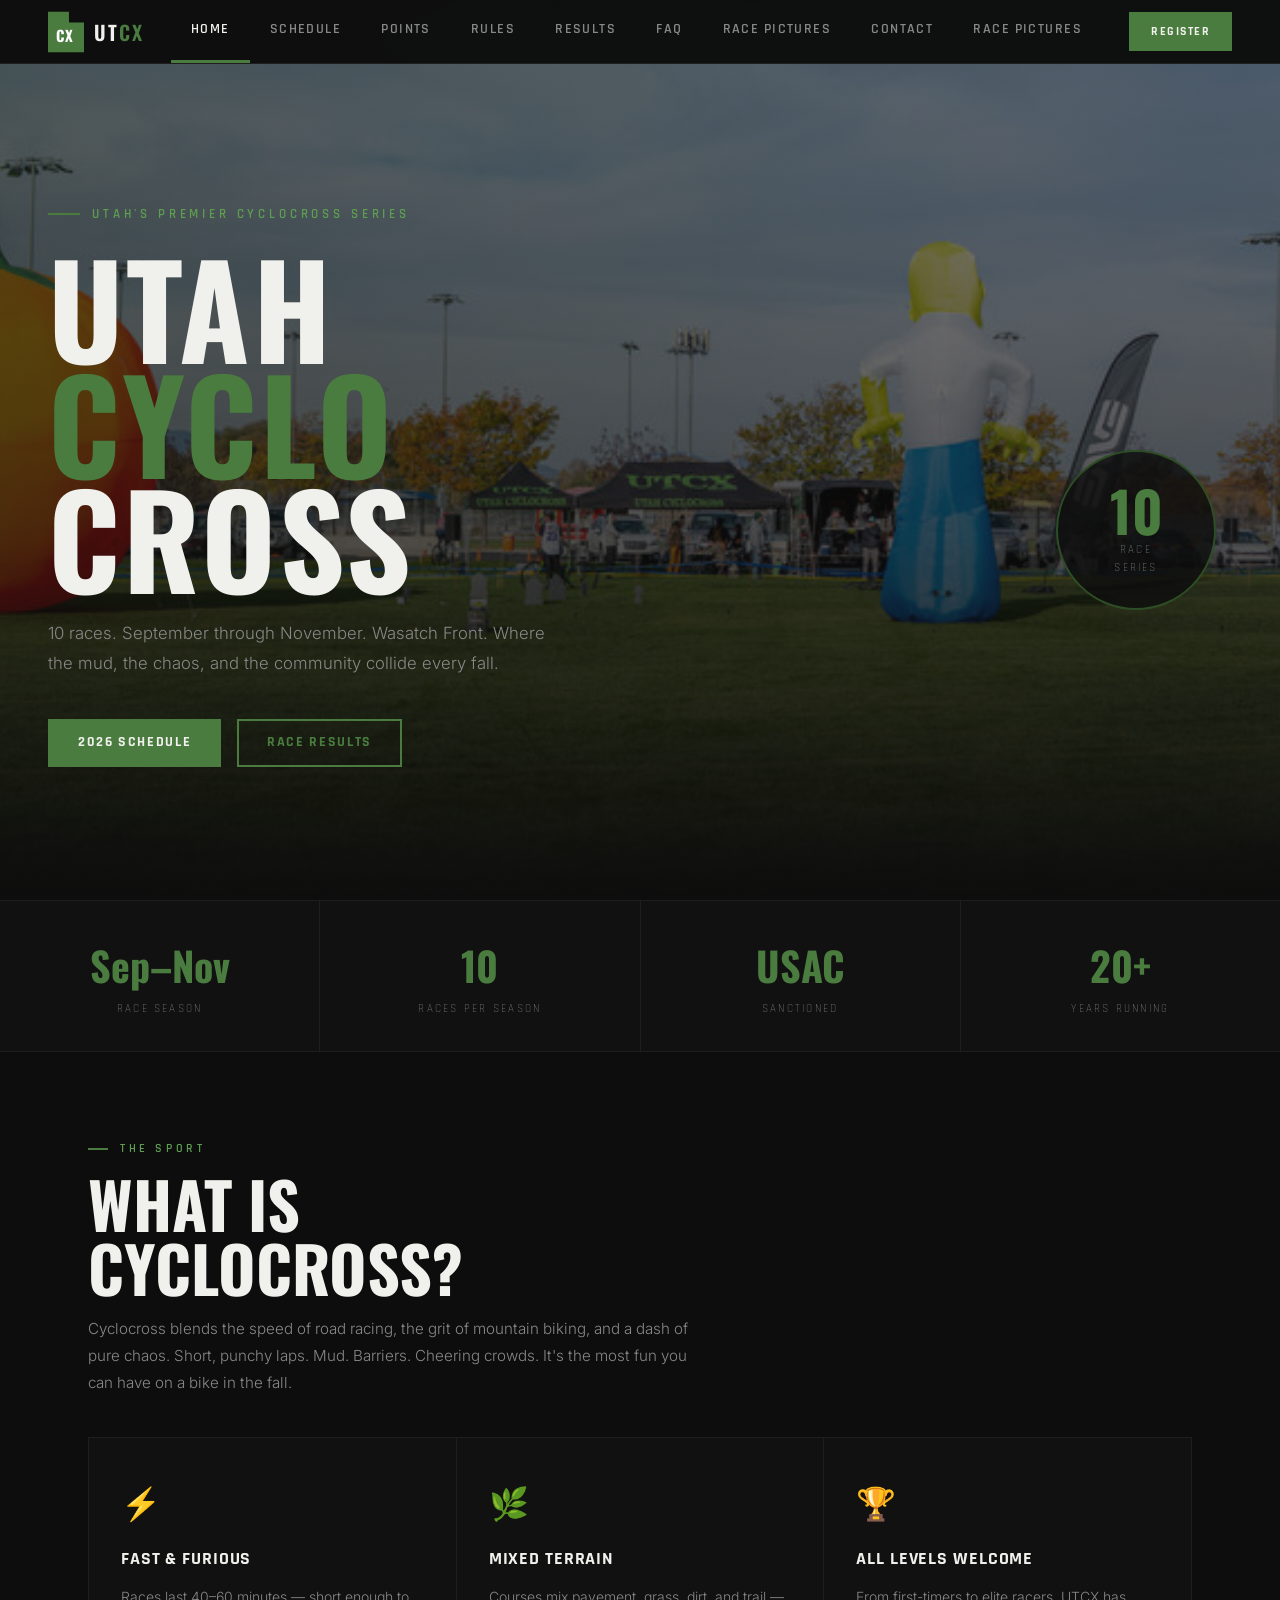
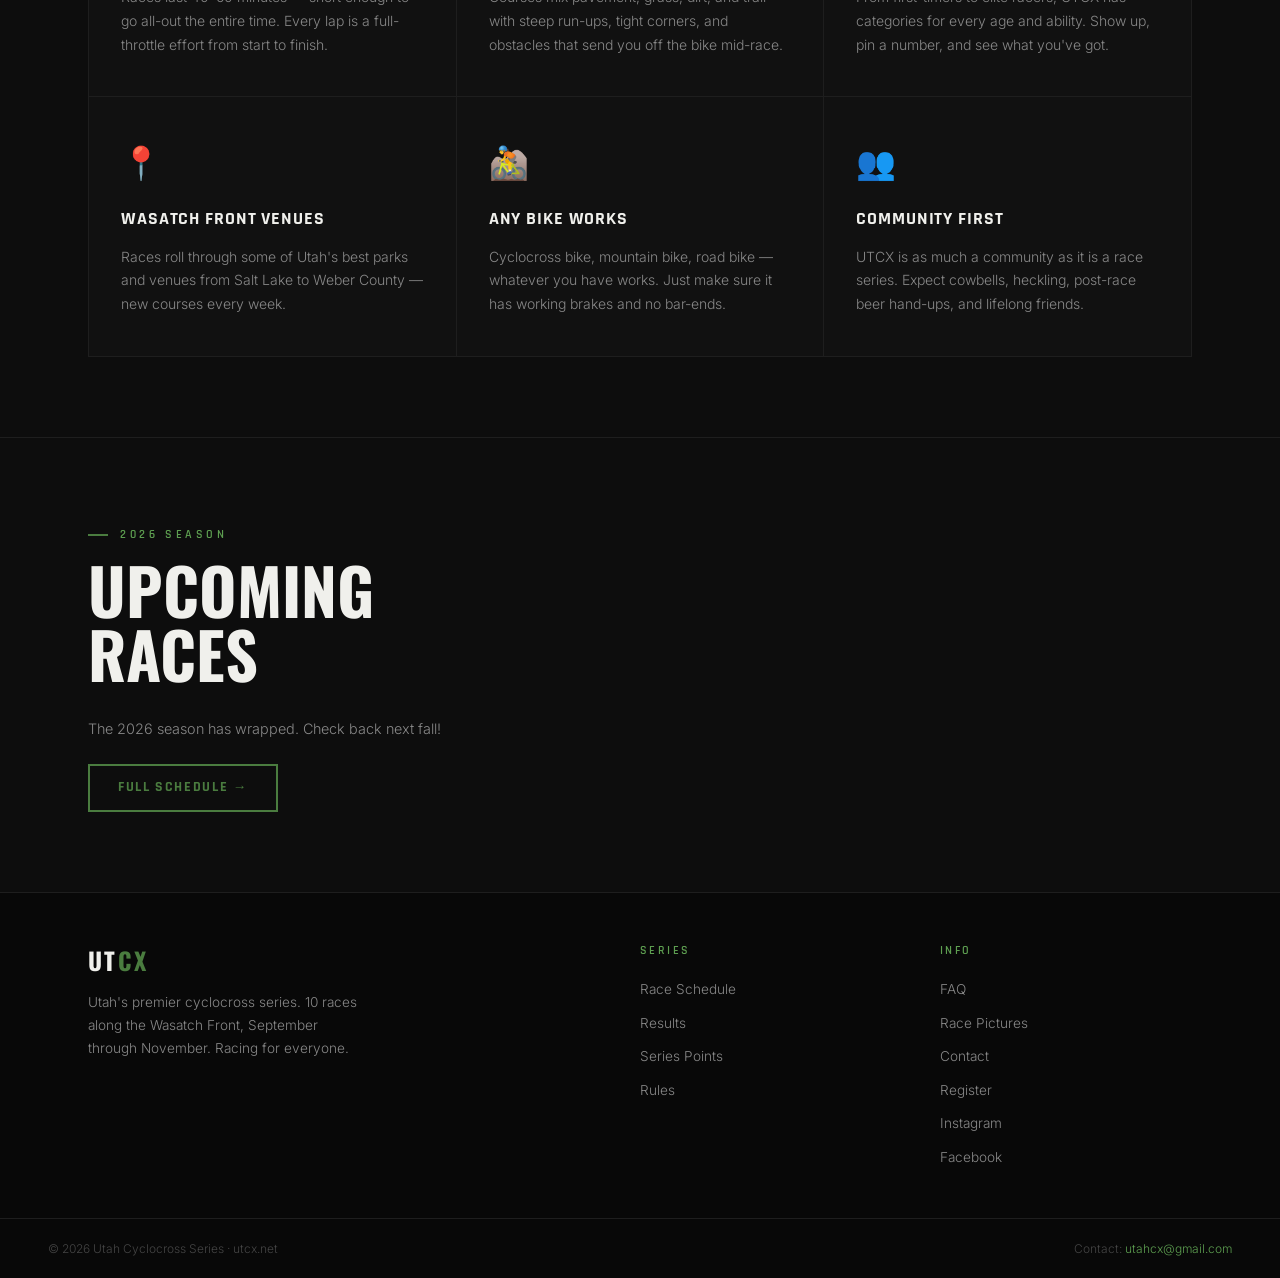
<file: index.html>
<!DOCTYPE html>
<html lang="en">
<head>
  <meta charset="UTF-8" />
  <meta name="viewport" content="width=device-width, initial-scale=1.0" />
  <title>UTCX · Utah Cyclocross Series</title>
  <link rel="stylesheet" href="style.css" />
  <link rel="icon" href="favicon.ico" sizes="any" />
  <link rel="icon" href="favicon.svg" type="image/svg+xml" />
  <link rel="apple-touch-icon" href="apple-touch-icon.png" />
</head>
<body>

  <!-- NAV -->
  <nav>
    <a class="nav-logo" href="index.html">
      <svg width="36" height="44" viewBox="0 0 335 375" xmlns="http://www.w3.org/2000/svg" style="display:block;">
      <path d="M 0,0 L 195,0 L 195,100 L 335,100 L 335,375 L 0,375 Z" fill="#4a7c3f"/>
      <text x="158" y="280" text-anchor="middle" font-family="Oswald,Arial Narrow,sans-serif" font-weight="700" font-size="140" fill="white" letter-spacing="6">CX</text>
    </svg>
      <span>UT<em>CX</em></span>
    </a>
    <ul class="nav-links">
      <li><a href="index.html" class="active">Home</a></li>
      <li><a href="schedule.html">Schedule</a></li>
      <li><a href="points.html">Points</a></li>
      <li><a href="rules.html">Rules</a></li>
      <li><a href="results.html">Results</a></li>
      <li><a href="faq.html">FAQ</a></li>
      <li><a href="race-pictures.html">Race Pictures</a></li>
      <li><a href="contact.html">Contact</a></li>
      <li><a href="race-pictures.html">Race Pictures</a></li>
    </ul>
    <div class="nav-register">
      <a href="https://www.bikereg.com" target="_blank" class="btn btn-sm">Register</a>
    </div>
  </nav>

  <!-- HERO -->
  <section class="hero">
    <div class="hero-bg"></div>
    <div class="hero-content">
      <p class="hero-eyebrow fade-up">Utah's Premier Cyclocross Series</p>
      <h1 class="fade-up delay-1">
        <span class="block">UTAH</span>
        <span class="block green">CYCLO</span>
        <span class="block">CROSS</span>
      </h1>
      <p class="hero-desc fade-up delay-2">
        10 races. September through November. Wasatch Front. Where the mud, the chaos, and the community collide every fall.
      </p>
      <div class="hero-actions fade-up delay-3">
        <a href="schedule.html" class="btn">2026 Schedule</a>
        <a href="results.html" class="btn btn-outline">Race Results</a>
      </div>
    </div>
    <div class="hero-badge fade-up delay-4">
      <span class="num">10</span>
      <span class="label">Race<br>Series</span>
    </div>
  </section>

  <div class="divider"></div>

  <!-- QUICK STATS -->
  <div style="display:grid; grid-template-columns: repeat(4,1fr); gap:1px; background:var(--border); border-bottom:1px solid var(--border);">
    <div style="background:var(--card-bg); padding:2rem; text-align:center;">
      <div style="font-family:var(--font-display); font-size:2.5rem; color:var(--green); font-weight:700;">Sep–Nov</div>
      <div style="font-family:var(--font-heading); font-size:0.7rem; letter-spacing:0.2em; text-transform:uppercase; color:var(--mid); margin-top:0.25rem;">Race Season</div>
    </div>
    <div style="background:var(--card-bg); padding:2rem; text-align:center;">
      <div style="font-family:var(--font-display); font-size:2.5rem; color:var(--green); font-weight:700;">10</div>
      <div style="font-family:var(--font-heading); font-size:0.7rem; letter-spacing:0.2em; text-transform:uppercase; color:var(--mid); margin-top:0.25rem;">Races Per Season</div>
    </div>
    <div style="background:var(--card-bg); padding:2rem; text-align:center;">
      <div style="font-family:var(--font-display); font-size:2.5rem; color:var(--green); font-weight:700;">USAC</div>
      <div style="font-family:var(--font-heading); font-size:0.7rem; letter-spacing:0.2em; text-transform:uppercase; color:var(--mid); margin-top:0.25rem;">Sanctioned</div>
    </div>
    <div style="background:var(--card-bg); padding:2rem; text-align:center;">
      <div style="font-family:var(--font-display); font-size:2.5rem; color:var(--green); font-weight:700;">20+</div>
      <div style="font-family:var(--font-heading); font-size:0.7rem; letter-spacing:0.2em; text-transform:uppercase; color:var(--mid); margin-top:0.25rem;">Years Running</div>
    </div>
  </div>

  <!-- WHAT IS CX -->
  <section class="section">
    <p class="section-label">The Sport</p>
    <h2 class="section-title">What Is<br>Cyclocross?</h2>
    <p style="color:var(--mid); max-width:600px; font-size:0.95rem; line-height:1.8; margin-top:1rem;">
      Cyclocross blends the speed of road racing, the grit of mountain biking, and a dash of pure chaos. Short, punchy laps. Mud. Barriers. Cheering crowds. It's the most fun you can have on a bike in the fall.
    </p>

    <div class="cx-grid">
      <div class="cx-card">
        <div class="cx-icon">⚡</div>
        <h3>Fast &amp; Furious</h3>
        <p>Races last 40–60 minutes — short enough to go all-out the entire time. Every lap is a full-throttle effort from start to finish.</p>
      </div>
      <div class="cx-card">
        <div class="cx-icon">🌿</div>
        <h3>Mixed Terrain</h3>
        <p>Courses mix pavement, grass, dirt, and trail — with steep run-ups, tight corners, and obstacles that send you off the bike mid-race.</p>
      </div>
      <div class="cx-card">
        <div class="cx-icon">🏆</div>
        <h3>All Levels Welcome</h3>
        <p>From first-timers to elite racers, UTCX has categories for every age and ability. Show up, pin a number, and see what you've got.</p>
      </div>
      <div class="cx-card">
        <div class="cx-icon">📍</div>
        <h3>Wasatch Front Venues</h3>
        <p>Races roll through some of Utah's best parks and venues from Salt Lake to Weber County — new courses every week.</p>
      </div>
      <div class="cx-card">
        <div class="cx-icon">🚵</div>
        <h3>Any Bike Works</h3>
        <p>Cyclocross bike, mountain bike, road bike — whatever you have works. Just make sure it has working brakes and no bar-ends.</p>
      </div>
      <div class="cx-card">
        <div class="cx-icon">👥</div>
        <h3>Community First</h3>
        <p>UTCX is as much a community as it is a race series. Expect cowbells, heckling, post-race beer hand-ups, and lifelong friends.</p>
      </div>
    </div>
  </section>

  <div class="divider"></div>

  <!-- UPCOMING RACES PREVIEW -->
  <section class="section">
    <p class="section-label">2026 Season</p>
    <h2 class="section-title">Upcoming<br>Races</h2>

    <div id="upcoming-races" style="margin-top:2rem;"></div>
    <div style="margin-top:1.5rem;">
      <a href="schedule.html" class="btn btn-outline">Full Schedule →</a>
    </div>
  </section>

  <script>
    const RACES = [
      { num: '01', name: 'UTCX Race #1',               tag: null,        date: new Date('2026-09-26'), dateStr: 'Sat, September 26, 2026', venue: 'Weber County Fairgrounds · Ogden' },
      { num: '02', name: 'UTCX Race #2',               tag: null,        date: new Date('2026-10-03'), dateStr: 'Sat, October 3, 2026',    venue: 'Enve Composites · Ogden' },
      { num: '03', name: 'UTCX Race #3',               tag: null,        date: new Date('2026-10-10'), dateStr: 'Sat, October 10, 2026',   venue: 'Ogden CX Park · Ogden' },
      { num: '04', name: 'UTCX Race #4',               tag: null,        date: new Date('2026-10-17'), dateStr: 'Sat, October 17, 2026',   venue: 'Fort B · Ogden' },
      { num: '05', name: 'UTCX Race #5',               tag: null,        date: new Date('2026-10-24'), dateStr: 'Sat, October 24, 2026',   venue: 'Springville Community Park · Springville' },
      { num: '06', name: 'UTCX Race #6 — Night Race',  tag: 'Night',     date: new Date('2026-10-30'), dateStr: 'Fri, October 30, 2026',   venue: 'Art Dye Park · American Fork' },
      { num: '07', name: 'UTCX Race #7 — Halloween CX',tag: 'Halloween', date: new Date('2026-10-31'), dateStr: 'Sat, October 31, 2026',   venue: 'Art Dye Park · American Fork' },
      { num: '08', name: 'UTCX Race #8',               tag: null,        date: new Date('2026-11-07'), dateStr: 'Sat, November 7, 2026',   venue: 'Valley Regional Park · Taylorsville' },
      { num: '09', name: 'UTCX Race #9',               tag: null,        date: new Date('2026-11-14'), dateStr: 'Sat, November 14, 2026',  venue: 'Hillside · Salt Lake City' },
      { num: '10', name: 'UTCX State Championship',    tag: 'State Champ', date: new Date('2026-11-21'), dateStr: 'Sat, November 21, 2026', venue: 'Wheeler Farm · Murray' },
    ];

    function renderUpcoming() {
      const today = new Date();
      today.setHours(0, 0, 0, 0);

      // Keep races whose date is today or in the future, then take next 3
      const upcoming = RACES.filter(r => r.date >= today).slice(0, 3);
      const el = document.getElementById('upcoming-races');

      if (upcoming.length === 0) {
        el.innerHTML = '<p style="color:var(--mid); font-size:0.9rem;">The 2026 season has wrapped. Check back next fall!</p>';
        return;
      }

      const tagClass = tag => tag === 'State Champ' ? 'tag tag-champ' : 'tag';

      const rows = upcoming.map(r => `
        <tr>
          <td class="race-num">${r.num}</td>
          <td><span class="race-name">${r.name}</span>${r.tag ? `<span class="${tagClass(r.tag)}">${r.tag}</span>` : ''}</td>
          <td class="race-date">${r.dateStr}</td>
          <td class="race-venue">${r.venue}</td>
          <td><a href="schedule.html" class="btn btn-outline btn-sm">Details</a></td>
        </tr>`).join('');

      el.innerHTML = `
        <table class="schedule-table">
          <thead>
            <tr><th>#</th><th>Race</th><th>Date</th><th>Venue</th><th></th></tr>
          </thead>
          <tbody>${rows}</tbody>
        </table>`;
    }

    renderUpcoming();
  </script>

  <!-- FOOTER -->
  <footer>
    <div class="footer-top">
      <div class="footer-brand">
        <div style="font-family:var(--font-display); font-size:1.5rem; font-weight:700; letter-spacing:0.1em;">UT<span style="color:var(--green);">CX</span></div>
        <p>Utah's premier cyclocross series. 10 races along the Wasatch Front, September through November. Racing for everyone.</p>
      </div>
      <div class="footer-col">
        <h4>Series</h4>
        <ul>
          <li><a href="schedule.html">Race Schedule</a></li>
          <li><a href="results.html">Results</a></li>
          <li><a href="points.html">Series Points</a></li>
          <li><a href="rules.html">Rules</a></li>
        </ul>
      </div>
      <div class="footer-col">
        <h4>Info</h4>
        <ul>
          <li><a href="faq.html">FAQ</a></li>
          <li><a href="race-pictures.html">Race Pictures</a></li>
          <li><a href="contact.html">Contact</a></li>
          <li><a href="https://www.bikereg.com" target="_blank">Register</a></li>
          <li><a href="https://www.instagram.com/utahcyclocross" target="_blank">Instagram</a></li>
          <li><a href="https://www.facebook.com/UtahCX" target="_blank">Facebook</a></li>
        </ul>
      </div>
    </div>
    <div class="footer-bottom">
      <span>© 2026 Utah Cyclocross Series · utcx.net</span>
      <span>Contact: <a href="mailto:utahcx@gmail.com" style="color:var(--green-light);">utahcx@gmail.com</a></span>
    </div>
  </footer>

</body>
</html>
</file>
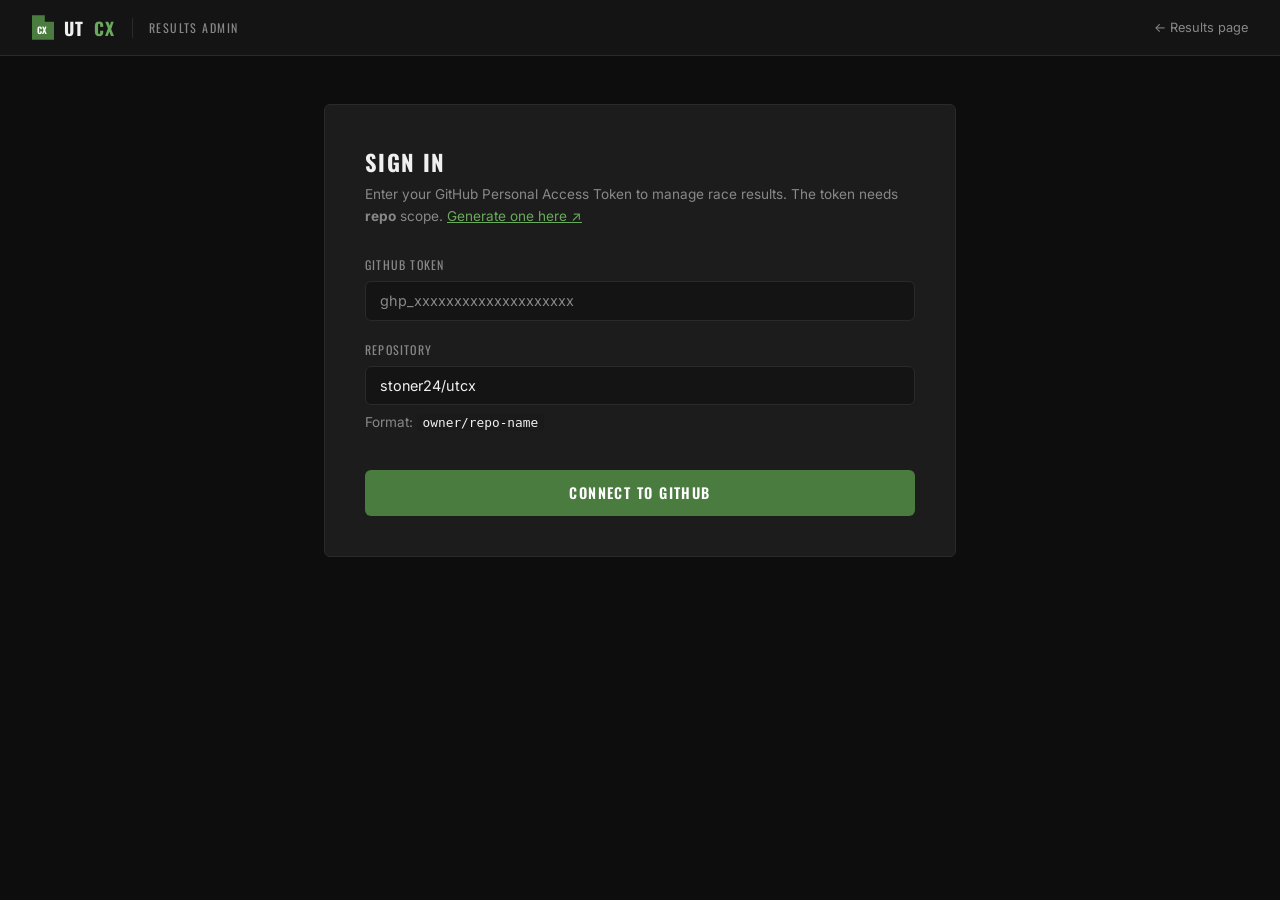
<file: admin-utcx.html>
<!DOCTYPE html>
<html lang="en">
<head>
  <meta charset="UTF-8" />
  <meta name="viewport" content="width=device-width, initial-scale=1.0" />
  <title>Admin · UTCX Results</title>
  <link rel="preconnect" href="https://fonts.googleapis.com" />
  <link href="https://fonts.googleapis.com/css2?family=Oswald:wght@400;600;700&family=Inter:wght@400;500;600&display=swap" rel="stylesheet" />
  <style>
    *, *::before, *::after { box-sizing: border-box; margin: 0; padding: 0; }

    :root {
      --green:       #4a7c3f;
      --green-light: #6aaa5c;
      --green-dim:   #2d4d26;
      --black:       #0d0d0d;
      --surface:     #141414;
      --card:        #1c1c1c;
      --border:      #2a2a2a;
      --mid:         #888;
      --white:       #f0f0f0;
      --font-head:   'Oswald', sans-serif;
      --font-body:   'Inter', sans-serif;
      --radius:      6px;
    }

    body {
      background: var(--black);
      color: var(--white);
      font-family: var(--font-body);
      min-height: 100vh;
      display: flex;
      flex-direction: column;
    }

    /* ── TOP BAR ── */
    .topbar {
      background: var(--surface);
      border-bottom: 1px solid var(--border);
      padding: 0 2rem;
      height: 56px;
      display: flex;
      align-items: center;
      gap: 1rem;
    }
    .topbar-logo {
      display: flex;
      align-items: center;
      gap: 0.6rem;
      text-decoration: none;
      color: var(--white);
      font-family: var(--font-head);
      font-size: 1.1rem;
      font-weight: 700;
      letter-spacing: 0.08em;
    }
    .topbar-logo em { color: var(--green-light); font-style: normal; }
    .topbar-divider { width: 1px; height: 20px; background: var(--border); }
    .topbar-label {
      font-size: 0.75rem;
      font-family: var(--font-head);
      letter-spacing: 0.12em;
      text-transform: uppercase;
      color: var(--mid);
    }
    .topbar-spacer { flex: 1; }
    .topbar-back {
      font-size: 0.8rem;
      color: var(--mid);
      text-decoration: none;
      display: flex;
      align-items: center;
      gap: 0.4rem;
      transition: color 0.15s;
    }
    .topbar-back:hover { color: var(--white); }

    /* ── LAYOUT ── */
    .main {
      flex: 1;
      max-width: 680px;
      width: 100%;
      margin: 3rem auto;
      padding: 0 1.5rem 4rem;
    }

    /* ── AUTH GATE ── */
    #auth-gate, #app { transition: opacity 0.2s; }
    #app { display: none; }

    .auth-card {
      background: var(--card);
      border: 1px solid var(--border);
      border-radius: var(--radius);
      padding: 2.5rem;
    }
    .auth-card h1 {
      font-family: var(--font-head);
      font-size: 1.4rem;
      font-weight: 700;
      letter-spacing: 0.06em;
      text-transform: uppercase;
      margin-bottom: 0.4rem;
    }
    .auth-card p {
      font-size: 0.85rem;
      color: var(--mid);
      line-height: 1.6;
      margin-bottom: 1.75rem;
    }
    .auth-card a { color: var(--green-light); }

    /* ── FORM ELEMENTS ── */
    .field { margin-bottom: 1.25rem; }
    .field label {
      display: block;
      font-size: 0.75rem;
      font-family: var(--font-head);
      letter-spacing: 0.1em;
      text-transform: uppercase;
      color: var(--mid);
      margin-bottom: 0.5rem;
    }
    .field input, .field select {
      width: 100%;
      background: var(--surface);
      border: 1px solid var(--border);
      border-radius: var(--radius);
      color: var(--white);
      font-family: var(--font-body);
      font-size: 0.9rem;
      padding: 0.65rem 0.9rem;
      outline: none;
      transition: border-color 0.15s;
      appearance: none;
    }
    .field input:focus, .field select:focus {
      border-color: var(--green-light);
    }
    .field input::placeholder { color: var(--mid); }

    /* ── FILE DROP ZONE ── */
    .drop-zone {
      border: 2px dashed var(--border);
      border-radius: var(--radius);
      padding: 2rem 1.5rem;
      text-align: center;
      cursor: pointer;
      transition: border-color 0.15s, background 0.15s;
      position: relative;
    }
    .drop-zone:hover, .drop-zone.drag-over {
      border-color: var(--green-light);
      background: rgba(74,124,63,0.06);
    }
    .drop-zone input[type="file"] {
      position: absolute;
      inset: 0;
      opacity: 0;
      cursor: pointer;
      width: 100%;
      height: 100%;
    }
    .drop-zone-icon { font-size: 2rem; margin-bottom: 0.5rem; }
    .drop-zone-label {
      font-family: var(--font-head);
      font-size: 0.85rem;
      letter-spacing: 0.08em;
      text-transform: uppercase;
      color: var(--mid);
    }
    .drop-zone-sub { font-size: 0.75rem; color: #555; margin-top: 0.3rem; }
    .drop-zone.has-file { border-color: var(--green); background: rgba(74,124,63,0.08); }
    .drop-zone.has-file .drop-zone-label { color: var(--green-light); }

    /* ── BUTTONS ── */
    .btn-primary {
      display: inline-flex;
      align-items: center;
      justify-content: center;
      gap: 0.5rem;
      width: 100%;
      background: var(--green);
      color: #fff;
      font-family: var(--font-head);
      font-size: 0.9rem;
      font-weight: 600;
      letter-spacing: 0.1em;
      text-transform: uppercase;
      border: none;
      border-radius: var(--radius);
      padding: 0.8rem 1.5rem;
      cursor: pointer;
      transition: background 0.15s, opacity 0.15s;
      margin-top: 0.5rem;
    }
    .btn-primary:hover { background: var(--green-light); }
    .btn-primary:disabled { opacity: 0.4; cursor: not-allowed; }

    /* ── DIVIDER ── */
    .section-divider {
      border: none;
      border-top: 1px solid var(--border);
      margin: 2rem 0;
    }

    /* ── RACE CONFIG PANEL ── */
    .panel-header {
      font-family: var(--font-head);
      font-size: 0.75rem;
      letter-spacing: 0.12em;
      text-transform: uppercase;
      color: var(--mid);
      margin-bottom: 1rem;
    }

    /* ── RACE LIST ── */
    .race-list { display: flex; flex-direction: column; gap: 0.5rem; margin-bottom: 1.5rem; }
    .race-row {
      display: flex;
      align-items: center;
      gap: 0.75rem;
      background: var(--surface);
      border: 1px solid var(--border);
      border-radius: var(--radius);
      padding: 0.6rem 0.9rem;
    }
    .race-row-num {
      font-family: var(--font-head);
      font-size: 0.75rem;
      letter-spacing: 0.1em;
      color: var(--mid);
      width: 60px;
      flex-shrink: 0;
    }
    .race-row-name { flex: 1; font-size: 0.85rem; }
    .race-row-status {
      font-size: 0.7rem;
      font-family: var(--font-head);
      letter-spacing: 0.1em;
      text-transform: uppercase;
      padding: 0.2rem 0.5rem;
      border-radius: 3px;
    }
    .status-uploaded { background: rgba(74,124,63,0.2); color: var(--green-light); }
    .status-pending  { background: rgba(136,136,136,0.1); color: var(--mid); }

    /* ── TOAST / STATUS ── */
    #toast {
      position: fixed;
      bottom: 2rem;
      left: 50%;
      transform: translateX(-50%) translateY(20px);
      background: var(--card);
      border: 1px solid var(--border);
      border-radius: var(--radius);
      padding: 0.75rem 1.5rem;
      font-size: 0.85rem;
      opacity: 0;
      pointer-events: none;
      transition: opacity 0.2s, transform 0.2s;
      z-index: 999;
      white-space: nowrap;
    }
    #toast.show {
      opacity: 1;
      transform: translateX(-50%) translateY(0);
    }
    #toast.success { border-color: var(--green); color: var(--green-light); }
    #toast.error   { border-color: #c0392b; color: #e74c3c; }

    /* ── PROGRESS BAR ── */
    .progress-wrap {
      height: 4px;
      background: var(--border);
      border-radius: 2px;
      overflow: hidden;
      margin-top: 1rem;
      display: none;
    }
    .progress-bar {
      height: 100%;
      background: var(--green);
      width: 0%;
      transition: width 0.3s;
      border-radius: 2px;
    }

    /* ── REPO HINT ── */
    .hint {
      font-size: 0.75rem;
      color: #555;
      margin-top: 0.4rem;
      line-height: 1.5;
    }
    code {
      background: #1a1a1a;
      color: var(--white);
      padding: 0.1rem 0.35rem;
      border-radius: 3px;
      font-size: 0.8rem;
    }

    /* ── RESPONSIVE ── */
    @media (max-width: 480px) {
      .main { margin: 1.5rem auto; }
      .auth-card { padding: 1.5rem; }
    }
  </style>
</head>
<body>

  <div class="topbar">
    <a class="topbar-logo" href="index.html">
      <svg width="22" height="27" viewBox="0 0 335 375" xmlns="http://www.w3.org/2000/svg">
        <path d="M 0,0 L 195,0 L 195,100 L 335,100 L 335,375 L 0,375 Z" fill="#4a7c3f"/>
        <text x="158" y="280" text-anchor="middle" font-family="Oswald,sans-serif" font-weight="700" font-size="140" fill="white" letter-spacing="6">CX</text>
      </svg>
      UT<em>CX</em>
    </a>
    <div class="topbar-divider"></div>
    <span class="topbar-label">Results Admin</span>
    <div class="topbar-spacer"></div>
    <a class="topbar-back" href="results.html">← Results page</a>
  </div>

  <div class="main">

    <!-- AUTH GATE -->
    <div id="auth-gate">
      <div class="auth-card">
        <h1>Sign In</h1>
        <p>
          Enter your GitHub Personal Access Token to manage race results.
          The token needs <strong>repo</strong> scope.
          <a href="https://github.com/settings/tokens/new?scopes=repo&description=UTCX+Results+Admin" target="_blank">Generate one here ↗</a>
        </p>

        <div class="field">
          <label>GitHub Token</label>
          <input type="password" id="token-input" placeholder="ghp_xxxxxxxxxxxxxxxxxxxx" autocomplete="off" />
        </div>
        <div class="field">
          <label>Repository</label>
          <input type="text" id="repo-input" placeholder="stoner24/utcx" value="stoner24/utcx" />
          <p class="hint">Format: <code>owner/repo-name</code></p>
        </div>

        <button class="btn-primary" id="signin-btn" onclick="signIn()">Connect to GitHub</button>
        <div id="auth-error" style="color:#e74c3c; font-size:0.8rem; margin-top:0.75rem; display:none;"></div>
      </div>
    </div>

    <!-- MAIN APP (shown after auth) -->
    <div id="app">

      <!-- UPLOAD SECTION -->
      <p class="panel-header">Upload Race Result</p>

      <div class="field">
        <label>Season</label>
        <select id="season-select">
          <option value="2026">2026</option>
          <option value="2025">2025</option>
        </select>
      </div>

      <div class="field">
        <label>Race</label>
        <select id="race-select">
          <option value="1">UTCX #1 — Race #1</option>
          <option value="2">UTCX #2 — Race #2</option>
          <option value="3">UTCX #3 — Race #3</option>
          <option value="4">UTCX #4 — Race #4</option>
          <option value="5">UTCX #5 — Race #5</option>
          <option value="6">UTCX #6 — Night Race</option>
          <option value="7">UTCX #7 — Race #7</option>
          <option value="8">UTCX #8 — Race #8</option>
          <option value="9">UTCX #9 — Race #9</option>
          <option value="10">UTCX #10 — State Championship</option>
        </select>
      </div>

      <div class="field">
        <label>Race Name <span style="color:#555">(shown on results page)</span></label>
        <input type="text" id="race-name-input" placeholder="e.g. Soldier Hollow" />
      </div>

      <div class="field">
        <label>Venue</label>
        <input type="text" id="venue-input" placeholder="e.g. Midway, UT" />
      </div>

      <div class="field">
        <label>PDF File</label>
        <div class="drop-zone" id="drop-zone">
          <input type="file" id="file-input" accept=".pdf" />
          <div class="drop-zone-icon">📄</div>
          <div class="drop-zone-label" id="drop-label">Drop PDF here or click to browse</div>
          <div class="drop-zone-sub">PDF files only</div>
        </div>
      </div>

      <div class="progress-wrap" id="progress-wrap">
        <div class="progress-bar" id="progress-bar"></div>
      </div>

      <button class="btn-primary" id="upload-btn" onclick="uploadResult()" disabled>Upload Result</button>

      <hr class="section-divider" />

      <!-- CURRENT STATUS -->
      <p class="panel-header">2026 Season Status</p>
      <div class="race-list" id="race-status-list">
        <!-- populated by JS -->
      </div>

      <p class="panel-header" style="margin-top:1.5rem;">2025 Season Status</p>
      <div class="race-list" id="race-status-list-2025">
        <!-- populated by JS -->
      </div>

      <hr class="section-divider" />

      <button class="btn-primary" style="background:transparent; border:1px solid var(--border); color:var(--mid); margin-top:0;" onclick="signOut()">Sign Out</button>

    </div><!-- /app -->

  </div><!-- /main -->

  <div id="toast"></div>

  <script>
    // ── STATE ──────────────────────────────────────────────────────────────
    let GH_TOKEN = '';
    let GH_REPO  = '';
    let selectedFile = null;

    // Known filenames for status checking
    const RACES_2026 = [
      { num: 1,  name: 'Race #1',          file: 'utcx-2026-race1.pdf'  },
      { num: 2,  name: 'Race #2',          file: 'utcx-2026-race2.pdf'  },
      { num: 3,  name: 'Race #3',          file: 'utcx-2026-race3.pdf'  },
      { num: 4,  name: 'Race #4',          file: 'utcx-2026-race4.pdf'  },
      { num: 5,  name: 'Race #5',          file: 'utcx-2026-race5.pdf'  },
      { num: 6,  name: 'Night Race',       file: 'utcx-2026-race6.pdf'  },
      { num: 7,  name: 'Race #7',          file: 'utcx-2026-race7.pdf'  },
      { num: 8,  name: 'Race #8',          file: 'utcx-2026-race8.pdf'  },
      { num: 9,  name: 'Race #9',          file: 'utcx-2026-race9.pdf'  },
      { num: 10, name: 'State Championship', file: 'utcx-2026-race10.pdf' },
    ];
    const RACES_2025 = [
      { num: 1, name: 'Race #1', file: 'utcx-2025-race1.pdf' },
      { num: 2, name: 'Race #2', file: 'utcx-2025-race2.pdf' },
      { num: 3, name: 'Race #3', file: 'utcx-2025-race3.pdf' },
    ];

    // ── AUTH ──────────────────────────────────────────────────────────────
    async function signIn() {
      const token = document.getElementById('token-input').value.trim();
      const repo  = document.getElementById('repo-input').value.trim();
      const errEl = document.getElementById('auth-error');
      const btn   = document.getElementById('signin-btn');

      if (!token || !repo) {
        showAuthError('Enter your GitHub token and repo name.');
        return;
      }

      btn.disabled = true;
      btn.textContent = 'Connecting…';
      errEl.style.display = 'none';

      try {
        const res = await fetch(`https://api.github.com/repos/${repo}`, {
          headers: { Authorization: `token ${token}`, Accept: 'application/vnd.github+json' }
        });
        if (!res.ok) throw new Error(`GitHub returned ${res.status}. Check your token and repo name.`);

        GH_TOKEN = token;
        GH_REPO  = repo;

        document.getElementById('auth-gate').style.display = 'none';
        document.getElementById('app').style.display = 'block';

        await refreshStatus();
      } catch (e) {
        showAuthError(e.message);
        btn.disabled = false;
        btn.textContent = 'Connect to GitHub';
      }
    }

    function showAuthError(msg) {
      const el = document.getElementById('auth-error');
      el.textContent = msg;
      el.style.display = 'block';
    }

    function signOut() {
      GH_TOKEN = '';
      GH_REPO  = '';
      selectedFile = null;
      document.getElementById('auth-gate').style.display = 'block';
      document.getElementById('app').style.display = 'none';
      document.getElementById('token-input').value = '';
    }

    // ── FILE HANDLING ─────────────────────────────────────────────────────
    const dropZone  = document.getElementById('drop-zone');
    const fileInput = document.getElementById('file-input');

    fileInput.addEventListener('change', () => {
      if (fileInput.files[0]) handleFile(fileInput.files[0]);
    });

    dropZone.addEventListener('dragover', e => {
      e.preventDefault();
      dropZone.classList.add('drag-over');
    });
    dropZone.addEventListener('dragleave', () => dropZone.classList.remove('drag-over'));
    dropZone.addEventListener('drop', e => {
      e.preventDefault();
      dropZone.classList.remove('drag-over');
      const f = e.dataTransfer.files[0];
      if (f && f.type === 'application/pdf') handleFile(f);
      else showToast('Only PDF files are accepted.', 'error');
    });

    function handleFile(f) {
      selectedFile = f;
      dropZone.classList.add('has-file');
      document.getElementById('drop-label').textContent = `✓ ${f.name}`;
      document.getElementById('upload-btn').disabled = false;
    }

    // ── UPLOAD ────────────────────────────────────────────────────────────
    async function uploadResult() {
      if (!selectedFile) return;

      const season    = document.getElementById('season-select').value;
      const raceNum   = document.getElementById('race-select').value.padStart(2, '0').replace(/^0(\d)$/, '$1'); // keep as-is
      const raceName  = document.getElementById('race-name-input').value.trim();
      const venue     = document.getElementById('venue-input').value.trim();
      const btn       = document.getElementById('upload-btn');

      const paddedNum = parseInt(raceNum, 10); // numeric for filename
      const filePath  = `results/${season}/utcx-${season}-race${paddedNum}.pdf`;

      btn.disabled    = true;
      btn.textContent = 'Uploading…';
      showProgress(30);

      try {
        // Convert PDF to base64
        const base64 = await fileToBase64(selectedFile);
        showProgress(60);

        // Check if file already exists (need SHA to overwrite)
        let sha = null;
        try {
          const existing = await ghFetch(`/repos/${GH_REPO}/contents/${filePath}`);
          if (existing.ok) {
            const data = await existing.json();
            sha = data.sha;
          }
        } catch (_) { /* new file, no SHA needed */ }

        showProgress(75);

        // Upload via GitHub Contents API
        const body = {
          message: `Add results: UTCX ${season} Race ${paddedNum}${raceName ? ' – ' + raceName : ''}`,
          content: base64,
          ...(sha ? { sha } : {})
        };

        const uploadRes = await ghFetch(`/repos/${GH_REPO}/contents/${filePath}`, {
          method: 'PUT',
          body: JSON.stringify(body)
        });

        if (!uploadRes.ok) {
          const err = await uploadRes.json();
          throw new Error(err.message || 'Upload failed');
        }

        showProgress(90);

        // Now patch results.html in the repo to activate this card
        await patchResultsPage(season, paddedNum, raceName, venue, filePath);

        showProgress(100);
        showToast(`Race ${paddedNum} results uploaded successfully!`, 'success');

        // Reset form
        selectedFile = null;
        dropZone.classList.remove('has-file');
        document.getElementById('drop-label').textContent = 'Drop PDF here or click to browse';
        document.getElementById('race-name-input').value = '';
        document.getElementById('venue-input').value = '';
        fileInput.value = '';

        await refreshStatus();

      } catch (e) {
        showToast(`Error: ${e.message}`, 'error');
      } finally {
        btn.disabled    = false;
        btn.textContent = 'Upload Result';
        setTimeout(() => hideProgress(), 800);
      }
    }

    // ── PATCH results.html ────────────────────────────────────────────────
    async function patchResultsPage(season, raceNum, raceName, venue, pdfPath) {
      // Fetch current results.html from repo
      const res = await ghFetch(`/repos/${GH_REPO}/contents/results.html`);
      if (!res.ok) return; // silently skip if not found
      const data = await res.json();
      const currentContent = atob(data.content.replace(/\n/g, ''));
      const sha = data.sha;

      // Determine what the card currently looks like (Coming Soon) and replace with PDF link
      // We look for the block matching this race number
      const raceLabel = raceNum === 10 ? 'State Championship' : (raceNum === 6 ? 'Night Race' : `Race #${raceNum}`);
      const displayName = raceName || raceLabel;
      const displayVenue = venue || 'Utah';

      // The "Coming Soon" card pattern for this race
      const comingSoonPattern = new RegExp(
        `(<div class="result-card">\\s*<div class="result-card-info">\\s*<div class="result-card-num">UTCX #${raceNum}<\\/div>\\s*<div class="result-card-name">[^<]*<\\/div>\\s*<div class="result-card-venue">[^<]*<\\/div>\\s*<\\/div>\\s*)<span[^>]*>Coming Soon<\\/span>\\s*(<\\/div>)`,
        's'
      );

      const replacement = `<a class="result-card" href="${pdfPath}" target="_blank">\n          <div class="result-card-info">\n            <div class="result-card-num">UTCX #${raceNum}</div>\n            <div class="result-card-name">${displayName}</div>\n            <div class="result-card-venue">${displayVenue}</div>\n          </div>\n          <span class="btn btn-outline btn-sm">PDF</span>\n        </a>`;

      let updatedContent = currentContent;
      if (comingSoonPattern.test(currentContent)) {
        updatedContent = currentContent.replace(comingSoonPattern, replacement);
      }
      // If no match (already a PDF link), we just uploaded the file — the link is already correct.

      if (updatedContent === currentContent) return; // nothing to patch

      const encoded = btoa(unescape(encodeURIComponent(updatedContent)));

      await ghFetch(`/repos/${GH_REPO}/contents/results.html`, {
        method: 'PUT',
        body: JSON.stringify({
          message: `Activate results link: UTCX ${season} Race ${raceNum}`,
          content: encoded,
          sha
        })
      });
    }

    // ── STATUS CHECK ─────────────────────────────────────────────────────
    async function refreshStatus() {
      await renderStatusList('race-status-list', RACES_2026, '2026');
      await renderStatusList('race-status-list-2025', RACES_2025, '2025');
    }

    async function renderStatusList(elId, races, season) {
      const el = document.getElementById(elId);
      el.innerHTML = '';

      await Promise.all(races.map(async r => {
        const path = `results/${season}/${r.file}`;
        let exists = false;
        try {
          const res = await ghFetch(`/repos/${GH_REPO}/contents/${path}`);
          exists = res.ok;
        } catch (_) {}

        const row = document.createElement('div');
        row.className = 'race-row';
        row.innerHTML = `
          <span class="race-row-num">UTCX #${r.num}</span>
          <span class="race-row-name">${r.name}</span>
          <span class="race-row-status ${exists ? 'status-uploaded' : 'status-pending'}">
            ${exists ? '✓ Uploaded' : 'Pending'}
          </span>`;
        el.appendChild(row);
      }));
    }

    // ── HELPERS ───────────────────────────────────────────────────────────
    function ghFetch(path, opts = {}) {
      return fetch(`https://api.github.com${path}`, {
        ...opts,
        headers: {
          Authorization: `token ${GH_TOKEN}`,
          Accept: 'application/vnd.github+json',
          'Content-Type': 'application/json',
          ...(opts.headers || {})
        }
      });
    }

    function fileToBase64(file) {
      return new Promise((resolve, reject) => {
        const reader = new FileReader();
        reader.onload  = () => resolve(reader.result.split(',')[1]);
        reader.onerror = reject;
        reader.readAsDataURL(file);
      });
    }

    function showProgress(pct) {
      const wrap = document.getElementById('progress-wrap');
      const bar  = document.getElementById('progress-bar');
      wrap.style.display = 'block';
      bar.style.width = pct + '%';
    }
    function hideProgress() {
      document.getElementById('progress-wrap').style.display = 'none';
      document.getElementById('progress-bar').style.width = '0%';
    }

    let toastTimer;
    function showToast(msg, type = 'success') {
      const el = document.getElementById('toast');
      el.textContent = msg;
      el.className = `show ${type}`;
      clearTimeout(toastTimer);
      toastTimer = setTimeout(() => el.className = '', 3500);
    }

    // Allow pressing Enter on token field
    document.getElementById('token-input').addEventListener('keydown', e => {
      if (e.key === 'Enter') signIn();
    });
  </script>

</body>
</html>
</file>
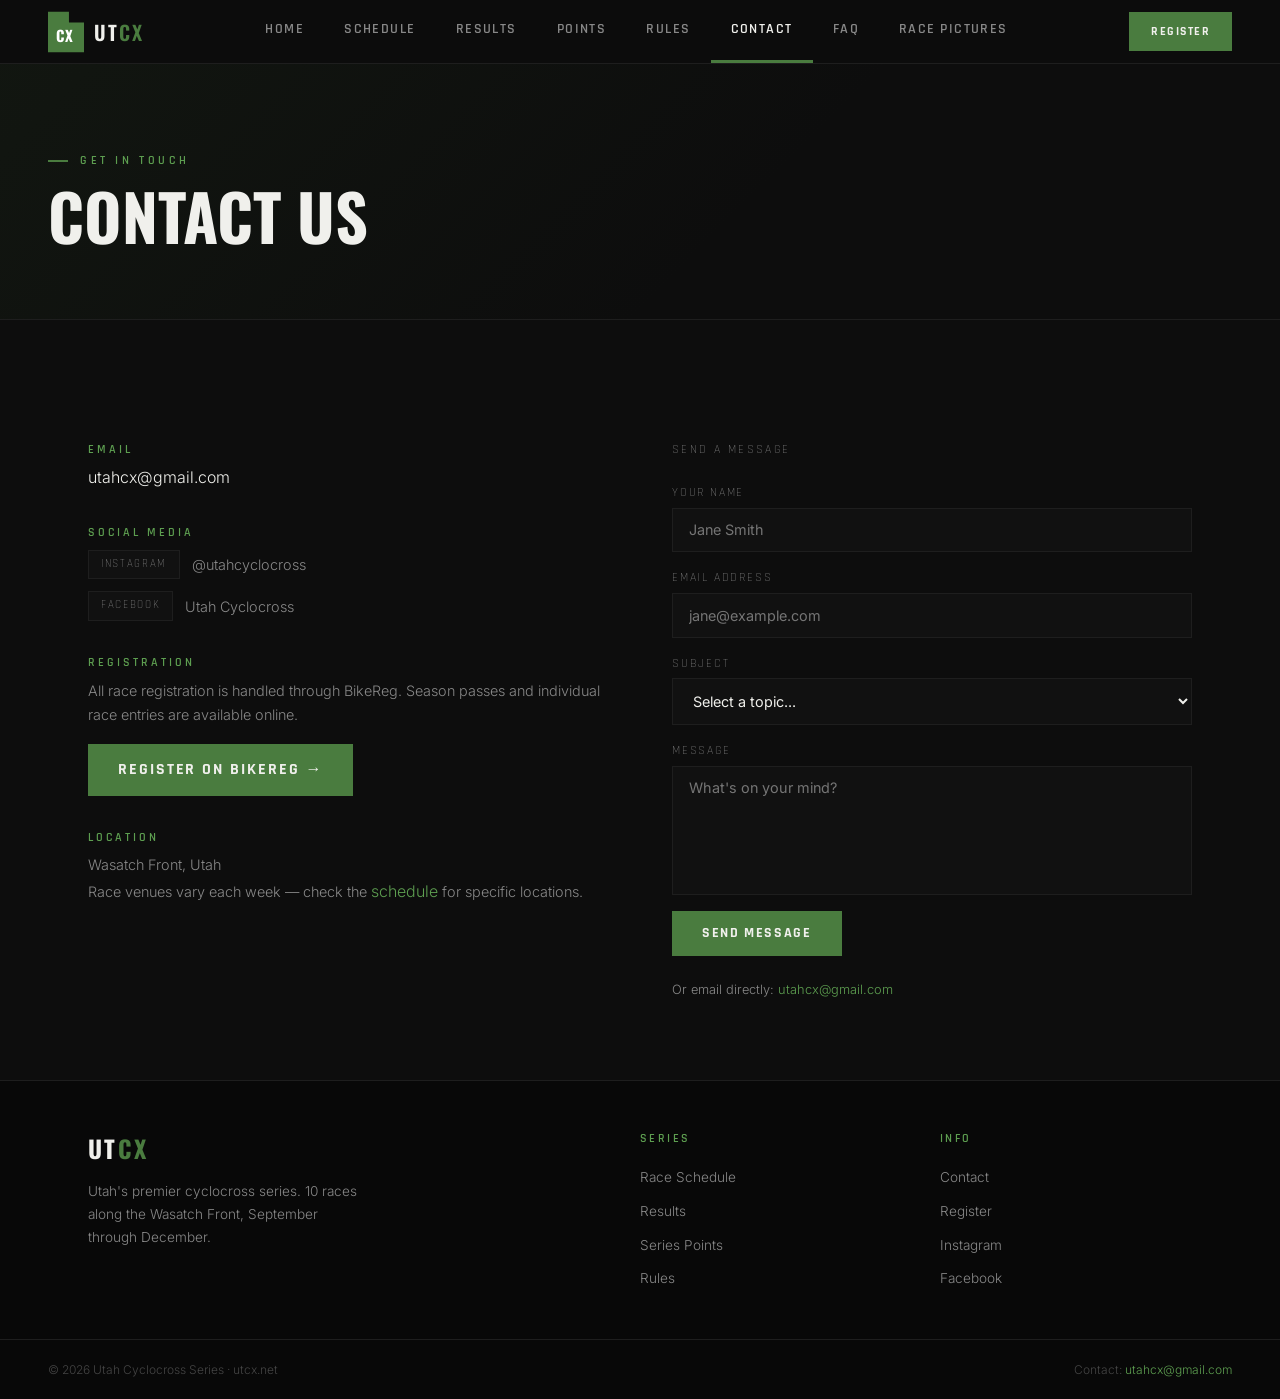
<file: contact.html>
<!DOCTYPE html>
<html lang="en">
<head>
  <meta charset="UTF-8" />
  <meta name="viewport" content="width=device-width, initial-scale=1.0" />
  <title>Contact · UTCX</title>
  <link rel="stylesheet" href="style.css" />
  <link rel="icon" href="favicon.ico" sizes="any" />
  <link rel="icon" href="favicon.svg" type="image/svg+xml" />
  <link rel="apple-touch-icon" href="apple-touch-icon.png" />
</head>
<body>

  <nav>
    <a class="nav-logo" href="index.html">
      <svg width="36" height="44" viewBox="0 0 335 375" xmlns="http://www.w3.org/2000/svg" style="display:block;">
      <path d="M 0,0 L 195,0 L 195,100 L 335,100 L 335,375 L 0,375 Z" fill="#4a7c3f"/>
      <text x="158" y="280" text-anchor="middle" font-family="Oswald,Arial Narrow,sans-serif" font-weight="700" font-size="140" fill="white" letter-spacing="6">CX</text>
    </svg>
      <span>UT<em>CX</em></span>
    </a>
    <ul class="nav-links">
      <li><a href="index.html">Home</a></li>
      <li><a href="schedule.html">Schedule</a></li>
      <li><a href="results.html">Results</a></li>
      <li><a href="points.html">Points</a></li>
      <li><a href="rules.html">Rules</a></li>
      <li><a href="contact.html" class="active">Contact</a></li>
      <li><a href="faq.html">FAQ</a></li>
      <li><a href="race-pictures.html">Race Pictures</a></li>
    </ul>
    <div class="nav-register">
      <a href="https://www.bikereg.com" target="_blank" class="btn btn-sm">Register</a>
    </div>
  </nav>

  <div class="page-header">
    <div class="page-header-inner">
      <p class="section-label">Get In Touch</p>
      <h1 class="section-title">Contact Us</h1>
    </div>
  </div>

  <section class="section">
    <div class="contact-grid">

      <!-- Contact Info -->
      <div class="contact-block">
        <h3>Email</h3>
        <a href="mailto:utahcx@gmail.com">utahcx@gmail.com</a>

        <h3 style="margin-top:2rem;">Social Media</h3>
        <div style="display:flex; flex-direction:column; gap:0.75rem; margin-top:0.5rem;">
          <a href="https://www.instagram.com/utahcyclocross" target="_blank" style="display:flex; align-items:center; gap:0.75rem; font-size:0.9rem; color:var(--mid); transition:color 0.2s;" onmouseover="this.style.color='var(--white)'" onmouseout="this.style.color='var(--mid)'">
            <span style="font-family:var(--font-heading); font-size:0.7rem; letter-spacing:0.15em; text-transform:uppercase; background:var(--card-bg); border:1px solid var(--border); padding:0.3rem 0.75rem;">Instagram</span>
            @utahcyclocross
          </a>
          <a href="https://www.facebook.com/UtahCX" target="_blank" style="display:flex; align-items:center; gap:0.75rem; font-size:0.9rem; color:var(--mid); transition:color 0.2s;" onmouseover="this.style.color='var(--white)'" onmouseout="this.style.color='var(--mid)'">
            <span style="font-family:var(--font-heading); font-size:0.7rem; letter-spacing:0.15em; text-transform:uppercase; background:var(--card-bg); border:1px solid var(--border); padding:0.3rem 0.75rem;">Facebook</span>
            Utah Cyclocross
          </a>
        </div>

        <h3 style="margin-top:2rem;">Registration</h3>
        <p style="color:var(--mid); font-size:0.9rem; line-height:1.7; margin-top:0.25rem;">
          All race registration is handled through BikeReg. Season passes and individual race entries are available online.
        </p>
        <a href="https://www.bikereg.com" target="_blank" class="btn" style="margin-top:1rem; display:inline-flex;">Register on BikeReg →</a>

        <h3 style="margin-top:2rem;">Location</h3>
        <p style="color:var(--mid); font-size:0.9rem; line-height:1.7; margin-top:0.25rem;">
          Wasatch Front, Utah<br>
          Race venues vary each week — check the <a href="schedule.html" style="color:var(--green-light);">schedule</a> for specific locations.
        </p>
      </div>

      <!-- Contact Form -->
      <div>
        <p style="font-family:var(--font-heading); font-size:0.75rem; letter-spacing:0.2em; text-transform:uppercase; color:var(--mid); margin-bottom:1.5rem;">Send a Message</p>

        <form class="contact-form" id="contactForm" action="https://formspree.io/f/xykqegbz" method="POST">
          <div class="form-group">
            <label for="name">Your Name</label>
            <input type="text" id="name" name="name" placeholder="Jane Smith" required />
          </div>
          <div class="form-group">
            <label for="email">Email Address</label>
            <input type="email" id="email" name="email" placeholder="jane@example.com" required />
          </div>
          <div class="form-group">
            <label for="subject">Subject</label>
            <select id="subject" name="subject">
              <option value="">Select a topic...</option>
              <option value="registration">Registration Question</option>
              <option value="rules">Rules / Categories</option>
              <option value="results">Results / Timing</option>
              <option value="sponsorship">Sponsorship</option>
              <option value="volunteer">Volunteering</option>
              <option value="other">Other</option>
            </select>
          </div>
          <div class="form-group">
            <label for="message">Message</label>
            <textarea id="message" name="message" rows="6" placeholder="What's on your mind?" required></textarea>
          </div>
          <div>
            <button type="submit" class="btn">Send Message</button>
          </div>
          <p style="font-size:0.8rem; color:var(--mid); margin-top:0.5rem;">
            Or email directly: <a href="mailto:utahcx@gmail.com" style="color:var(--green-light);">utahcx@gmail.com</a>
          </p>
        </form>
      </div>

    </div>
  </section>

  <footer>
    <div class="footer-top">
      <div class="footer-brand">
        <div style="font-family:var(--font-display); font-size:1.5rem; font-weight:700; letter-spacing:0.1em;">UT<span style="color:var(--green);">CX</span></div>
        <p>Utah's premier cyclocross series. 10 races along the Wasatch Front, September through December.</p>
      </div>
      <div class="footer-col">
        <h4>Series</h4>
        <ul>
          <li><a href="schedule.html">Race Schedule</a></li>
          <li><a href="results.html">Results</a></li>
          <li><a href="points.html">Series Points</a></li>
          <li><a href="rules.html">Rules</a></li>
        </ul>
      </div>
      <div class="footer-col">
        <h4>Info</h4>
        <ul>
          <li><a href="contact.html">Contact</a></li>
          <li><a href="https://www.bikereg.com" target="_blank">Register</a></li>
          <li><a href="https://www.instagram.com/utahcyclocross" target="_blank">Instagram</a></li>
          <li><a href="https://www.facebook.com/UtahCX" target="_blank">Facebook</a></li>
        </ul>
      </div>
    </div>
    <div class="footer-bottom">
      <span>© 2026 Utah Cyclocross Series · utcx.net</span>
      <span>Contact: <a href="mailto:utahcx@gmail.com" style="color:var(--green-light);">utahcx@gmail.com</a></span>
    </div>
  </footer>

</body>
</html>
</file>
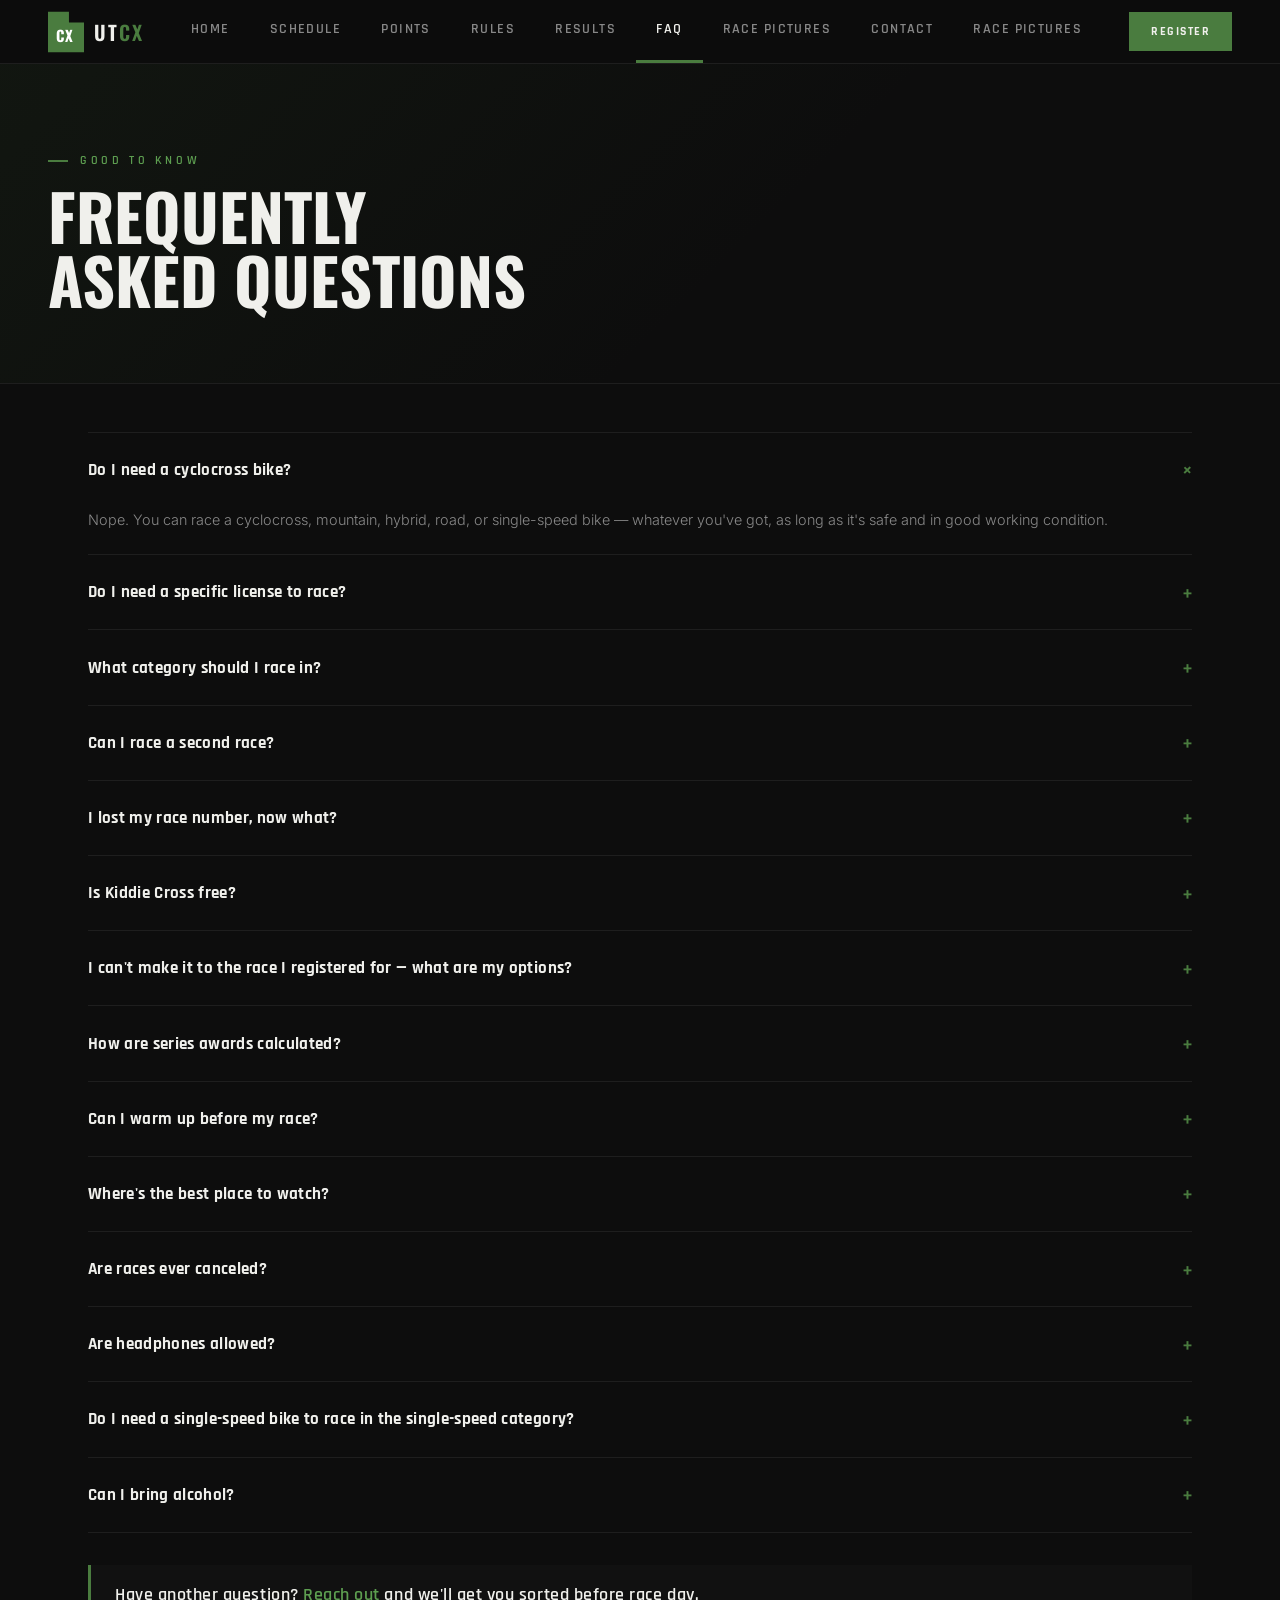
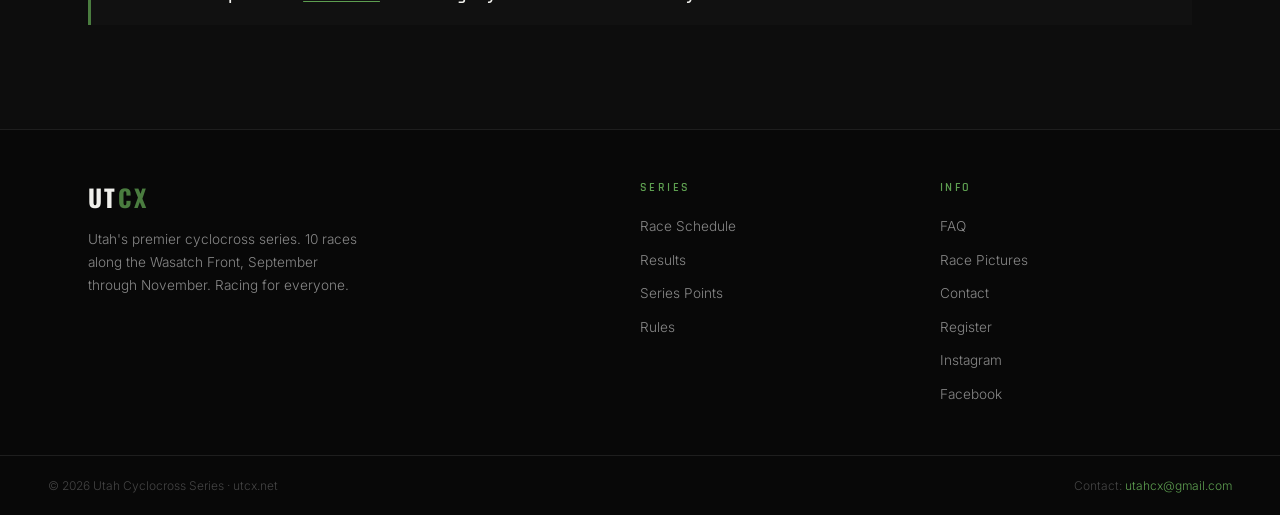
<file: faq.html>
<!DOCTYPE html>
<html lang="en">
<head>
  <meta charset="UTF-8" />
  <meta name="viewport" content="width=device-width, initial-scale=1.0" />
  <title>FAQ · UTCX</title>
  <link rel="stylesheet" href="style.css" />
  <link rel="icon" href="favicon.ico" sizes="any" />
  <link rel="icon" href="favicon.svg" type="image/svg+xml" />
  <link rel="apple-touch-icon" href="apple-touch-icon.png" />

  <style>
    .faq-item { border-bottom: 1px solid var(--border); }
    .faq-item:first-child { border-top: 1px solid var(--border); }

    .faq-q {
      width: 100%;
      display: flex;
      align-items: center;
      justify-content: space-between;
      gap: 1rem;
      background: transparent;
      border: none;
      text-align: left;
      cursor: pointer;
      padding: 1.35rem 0;
      font-family: var(--font-heading);
      font-weight: 700;
      font-size: 1.05rem;
      letter-spacing: 0.02em;
      color: var(--white);
    }
    .faq-q:hover { color: var(--green-light); }
    .faq-q .plus {
      flex: 0 0 auto;
      font-family: var(--font-display);
      font-size: 1.3rem;
      font-weight: 500;
      color: var(--green);
      transition: transform 0.2s ease;
    }
    .faq-item.open .faq-q .plus { transform: rotate(45deg); }

    .faq-a {
      max-height: 0;
      overflow: hidden;
      color: var(--mid);
      font-size: 0.9rem;
      line-height: 1.8;
    }
    .faq-item.open .faq-a {
      max-height: 400px;
      padding-bottom: 1.35rem;
    }
    .faq-a a { color: var(--green-light); text-decoration: underline; }
  </style>
</head>
<body>

  <!-- NAV -->
  <nav>
    <a class="nav-logo" href="index.html">
      <svg width="36" height="44" viewBox="0 0 335 375" xmlns="http://www.w3.org/2000/svg" style="display:block;">
        <path d="M 0,0 L 195,0 L 195,100 L 335,100 L 335,375 L 0,375 Z" fill="#4a7c3f"/>
        <text x="158" y="280" text-anchor="middle" font-family="Oswald,Arial Narrow,sans-serif" font-weight="700" font-size="140" fill="white" letter-spacing="6">CX</text>
      </svg>
      <span>UT<em>CX</em></span>
    </a>
    <ul class="nav-links">
      <li><a href="index.html">Home</a></li>
      <li><a href="schedule.html">Schedule</a></li>
      <li><a href="points.html">Points</a></li>
      <li><a href="rules.html">Rules</a></li>
      <li><a href="results.html">Results</a></li>
      <li><a href="faq.html" class="active">FAQ</a></li>
      <li><a href="race-pictures.html">Race Pictures</a></li>
      <li><a href="contact.html">Contact</a></li>
      <li><a href="race-pictures.html">Race Pictures</a></li>
    </ul>
    <div class="nav-register">
      <a href="https://www.bikereg.com" target="_blank" class="btn btn-sm">Register</a>
    </div>
  </nav>

  <!-- PAGE HEADER -->
  <header class="page-header">
    <div class="page-header-inner">
      <p class="section-label">Good To Know</p>
      <h1 class="section-title">Frequently<br>Asked Questions</h1>
    </div>
  </header>

  <!-- CONTENT -->
  <section class="section" style="padding-top: 3rem;">

    <div class="faq-item open">
      <button class="faq-q"><span>Do I need a cyclocross bike?</span><span class="plus">+</span></button>
      <div class="faq-a">Nope. You can race a cyclocross, mountain, hybrid, road, or single-speed bike — whatever you've got, as long as it's safe and in good working condition.</div>
    </div>

    <div class="faq-item">
      <button class="faq-q"><span>Do I need a specific license to race?</span><span class="plus">+</span></button>
      <div class="faq-a">Yes. UTCX is USA Cycling-sanctioned. Grab a one-day license when you register on BikeReg, or purchase an annual license directly from USA Cycling.</div>
    </div>

    <div class="faq-item">
      <button class="faq-q"><span>What category should I race in?</span><span class="plus">+</span></button>
      <div class="faq-a">Check out our category descriptions on the <a href="rules.html">Rules</a> page. Still not sure? Send us a message and we'll point you in the right direction.</div>
    </div>

    <div class="faq-item">
      <button class="faq-q"><span>Can I race a second race?</span><span class="plus">+</span></button>
      <div class="faq-a">Absolutely — it's $20 for a second race. Just grab a new number from the registration table, since every category runs its own number series.</div>
    </div>

    <div class="faq-item">
      <button class="faq-q"><span>I lost my race number, now what?</span><span class="plus">+</span></button>
      <div class="faq-a">Head to the registration table — a replacement number is $5.</div>
    </div>

    <div class="faq-item">
      <button class="faq-q"><span>Is Kiddie Cross free?</span><span class="plus">+</span></button>
      <div class="faq-a">Yes! Kiddie Cross is for riders 10 and under. Strider bikes and pedal bikes are both welcome, and kids typically ride 2–3 laps of a shortened course.</div>
    </div>

    <div class="faq-item">
      <button class="faq-q"><span>I can't make it to the race I registered for — what are my options?</span><span class="plus">+</span></button>
      <div class="faq-a">You can transfer your registration to a different race later in the current season.</div>
    </div>

    <div class="faq-item">
      <button class="faq-q"><span>How are series awards calculated?</span><span class="plus">+</span></button>
      <div class="faq-a">Full details are on the <a href="points.html">Series Points</a> page.</div>
    </div>

    <div class="faq-item">
      <button class="faq-q"><span>Can I warm up before my race?</span><span class="plus">+</span></button>
      <div class="faq-a">The course is open 8:30–9:00 AM. Beyond that, you'll get a few minutes to preview the course after the race ahead of yours finishes and before yours begins.</div>
    </div>

    <div class="faq-item">
      <button class="faq-q"><span>Where's the best place to watch?</span><span class="plus">+</span></button>
      <div class="faq-a">Everywhere! Come out, walk the course, and find your favorite spot to heckle from — mud pits and barriers tend to be crowd favorites.</div>
    </div>

    <div class="faq-item">
      <button class="faq-q"><span>Are races ever canceled?</span><span class="plus">+</span></button>
      <div class="faq-a">Cyclocross is more fun in the rain and mud, so we won't cancel unless conditions put racers or spectators in real danger (think lightning), or the venue itself can't accommodate the weather. If that happens, we'll do our best to reschedule to another date or venue.</div>
    </div>

    <div class="faq-item">
      <button class="faq-q"><span>Are headphones allowed?</span><span class="plus">+</span></button>
      <div class="faq-a">No — for everyone's safety, headphones aren't permitted during a race.</div>
    </div>

    <div class="faq-item">
      <button class="faq-q"><span>Do I need a single-speed bike to race in the single-speed category?</span><span class="plus">+</span></button>
      <div class="faq-a">Nope. Zip-tie your gears or run your race with no batteries — either way works.</div>
    </div>

    <div class="faq-item">
      <button class="faq-q"><span>Can I bring alcohol?</span><span class="plus">+</span></button>
      <div class="faq-a">Many of our races take place in public parks and school properties, where alcohol and controlled substances are prohibited by Utah law — so please leave it at home.</div>
    </div>

    <div class="rule-highlight" style="margin-top: 2rem;">
      Have another question? <a href="contact.html" style="color: var(--green-light); text-decoration: underline;">Reach out</a> and we'll get you sorted before race day.
    </div>

  </section>

  <script>
    document.querySelectorAll('.faq-q').forEach(q => {
      q.addEventListener('click', () => {
        q.closest('.faq-item').classList.toggle('open');
      });
    });
  </script>

  <!-- FOOTER -->
  <footer>
    <div class="footer-top">
      <div class="footer-brand">
        <div style="font-family:var(--font-display); font-size:1.5rem; font-weight:700; letter-spacing:0.1em;">UT<span style="color:var(--green);">CX</span></div>
        <p>Utah's premier cyclocross series. 10 races along the Wasatch Front, September through November. Racing for everyone.</p>
      </div>
      <div class="footer-col">
        <h4>Series</h4>
        <ul>
          <li><a href="schedule.html">Race Schedule</a></li>
          <li><a href="results.html">Results</a></li>
          <li><a href="points.html">Series Points</a></li>
          <li><a href="rules.html">Rules</a></li>
        </ul>
      </div>
      <div class="footer-col">
        <h4>Info</h4>
        <ul>
          <li><a href="faq.html">FAQ</a></li>
          <li><a href="race-pictures.html">Race Pictures</a></li>
          <li><a href="contact.html">Contact</a></li>
          <li><a href="https://www.bikereg.com" target="_blank">Register</a></li>
          <li><a href="https://www.instagram.com/utahcyclocross" target="_blank">Instagram</a></li>
          <li><a href="https://www.facebook.com/UtahCX" target="_blank">Facebook</a></li>
        </ul>
      </div>
    </div>
    <div class="footer-bottom">
      <span>© 2026 Utah Cyclocross Series · utcx.net</span>
      <span>Contact: <a href="mailto:utahcx@gmail.com" style="color:var(--green-light);">utahcx@gmail.com</a></span>
    </div>
  </footer>

</body>
</html>
</file>
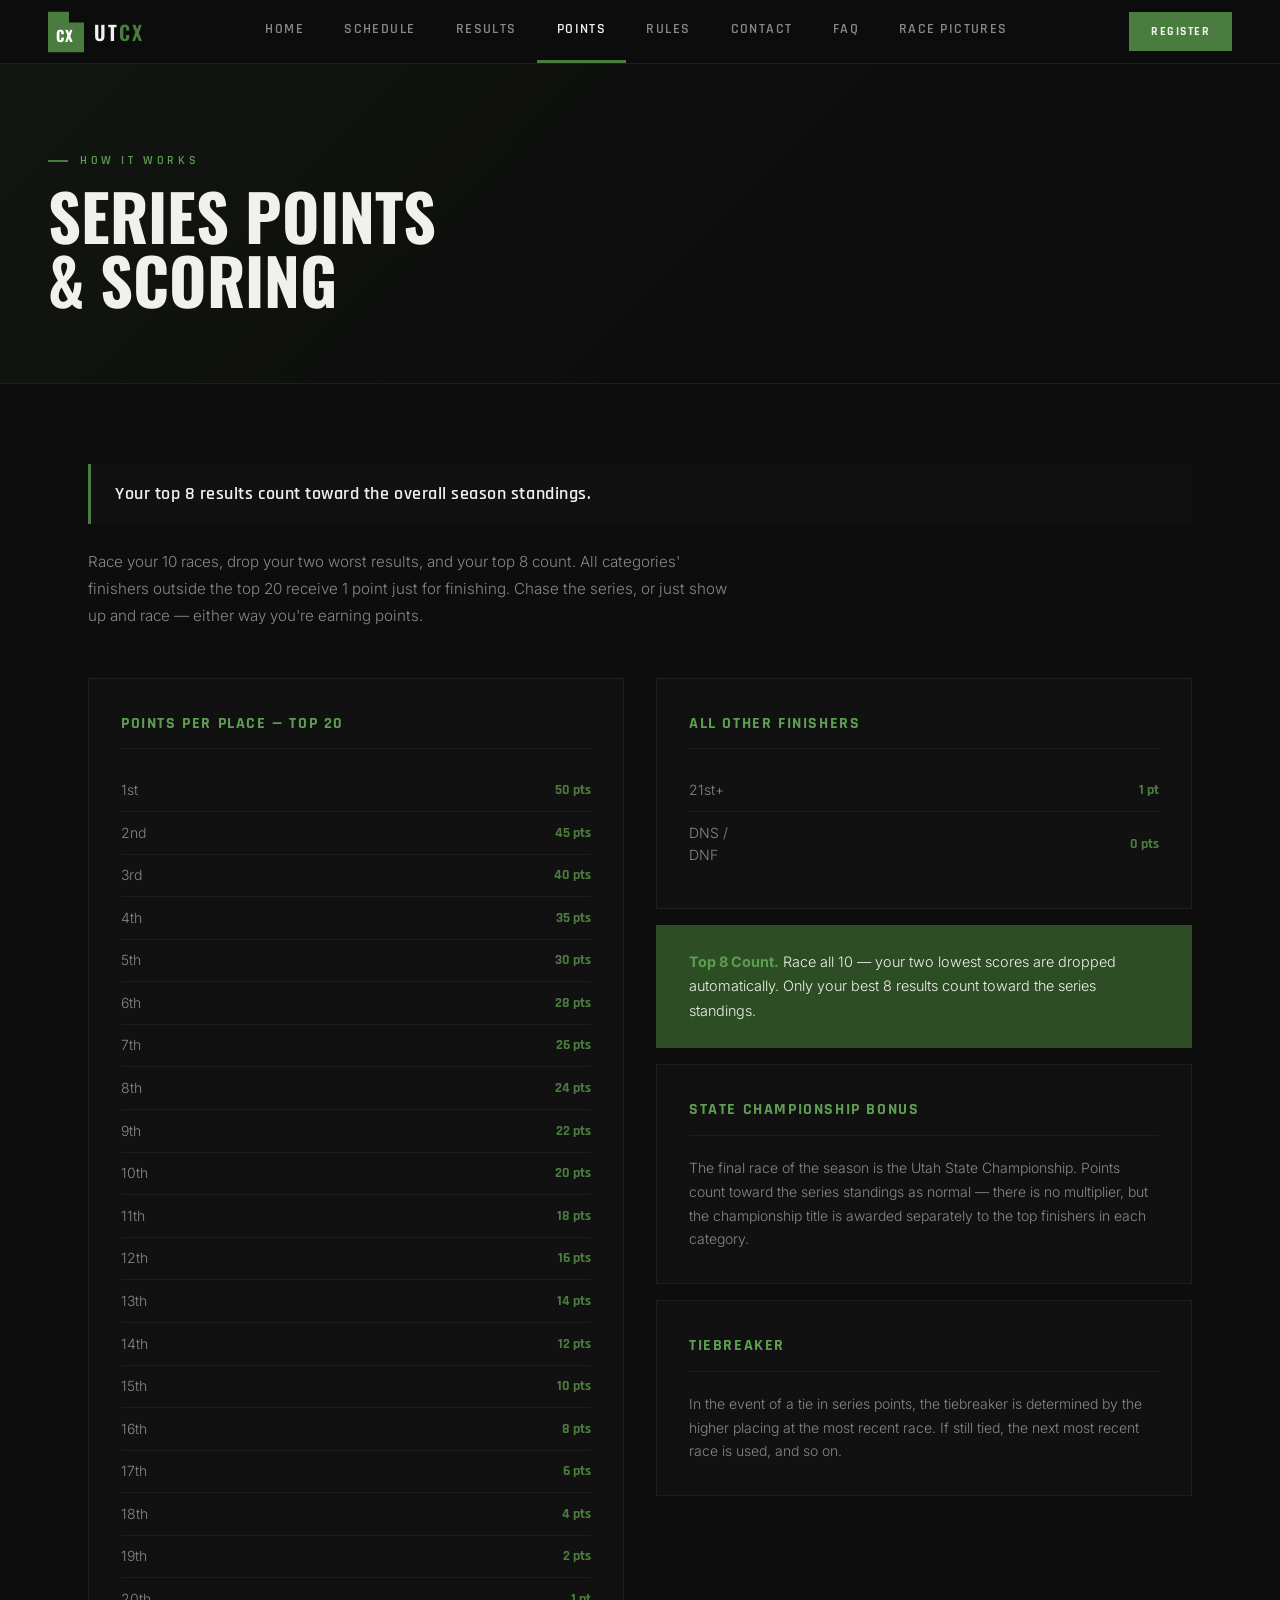
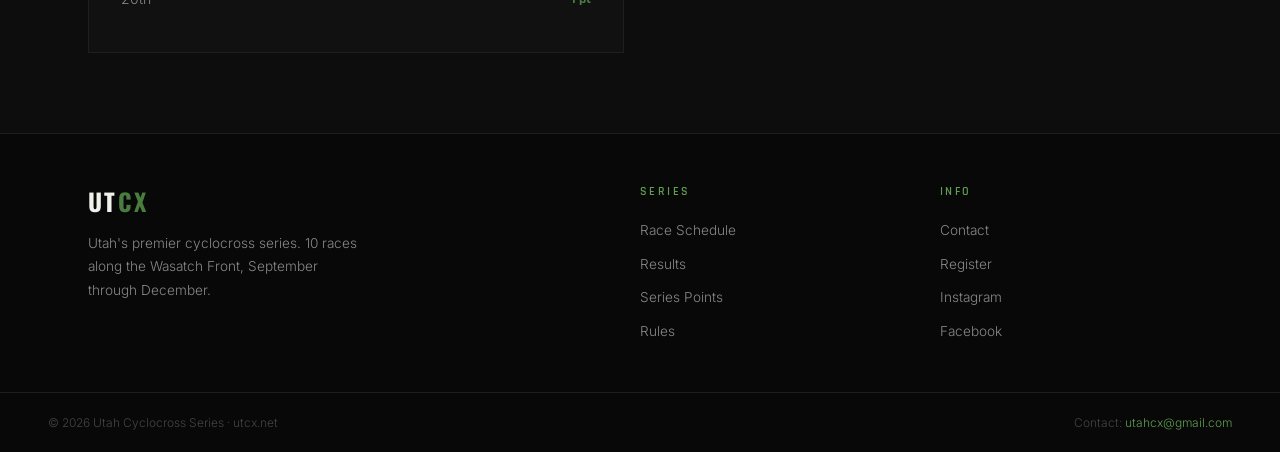
<file: points.html>
<!DOCTYPE html>
<html lang="en">
<head>
  <meta charset="UTF-8" />
  <meta name="viewport" content="width=device-width, initial-scale=1.0" />
  <title>Series Points · UTCX</title>
  <link rel="stylesheet" href="style.css" />
  <link rel="icon" href="favicon.ico" sizes="any" />
  <link rel="icon" href="favicon.svg" type="image/svg+xml" />
  <link rel="apple-touch-icon" href="apple-touch-icon.png" />
</head>
<body>

  <nav>
    <a class="nav-logo" href="index.html">
      <svg width="36" height="44" viewBox="0 0 335 375" xmlns="http://www.w3.org/2000/svg" style="display:block;">
      <path d="M 0,0 L 195,0 L 195,100 L 335,100 L 335,375 L 0,375 Z" fill="#4a7c3f"/>
      <text x="158" y="280" text-anchor="middle" font-family="Oswald,Arial Narrow,sans-serif" font-weight="700" font-size="140" fill="white" letter-spacing="6">CX</text>
    </svg>
      <span>UT<em>CX</em></span>
    </a>
    <ul class="nav-links">
      <li><a href="index.html">Home</a></li>
      <li><a href="schedule.html">Schedule</a></li>
      <li><a href="results.html">Results</a></li>
      <li><a href="points.html" class="active">Points</a></li>
      <li><a href="rules.html">Rules</a></li>
      <li><a href="contact.html">Contact</a></li>
      <li><a href="faq.html">FAQ</a></li>
      <li><a href="race-pictures.html">Race Pictures</a></li>
    </ul>
    <div class="nav-register">
      <a href="https://www.bikereg.com" target="_blank" class="btn btn-sm">Register</a>
    </div>
  </nav>

  <div class="page-header">
    <div class="page-header-inner">
      <p class="section-label">How It Works</p>
      <h1 class="section-title">Series Points<br>&amp; Scoring</h1>
    </div>
  </div>

  <section class="section">

    <div class="rule-highlight">
      Your top 8 results count toward the overall season standings.
    </div>

    <p style="color:var(--mid); max-width:640px; font-size:0.95rem; line-height:1.8; margin-bottom:3rem;">
      Race your 10 races, drop your two worst results, and your top 8 count. All categories' finishers outside the top 20 receive 1 point just for finishing. Chase the series, or just show up and race — either way you're earning points.
    </p>

    <div class="points-grid">

      <div class="points-card">
        <h3>Points Per Place — Top 20</h3>
        <table class="points-table">
          <tr><td>1st</td><td></td><td>50 pts</td></tr>
          <tr><td>2nd</td><td></td><td>45 pts</td></tr>
          <tr><td>3rd</td><td></td><td>40 pts</td></tr>
          <tr><td>4th</td><td></td><td>35 pts</td></tr>
          <tr><td>5th</td><td></td><td>30 pts</td></tr>
          <tr><td>6th</td><td></td><td>28 pts</td></tr>
          <tr><td>7th</td><td></td><td>26 pts</td></tr>
          <tr><td>8th</td><td></td><td>24 pts</td></tr>
          <tr><td>9th</td><td></td><td>22 pts</td></tr>
          <tr><td>10th</td><td></td><td>20 pts</td></tr>
          <tr><td>11th</td><td></td><td>18 pts</td></tr>
          <tr><td>12th</td><td></td><td>16 pts</td></tr>
          <tr><td>13th</td><td></td><td>14 pts</td></tr>
          <tr><td>14th</td><td></td><td>12 pts</td></tr>
          <tr><td>15th</td><td></td><td>10 pts</td></tr>
          <tr><td>16th</td><td></td><td>8 pts</td></tr>
          <tr><td>17th</td><td></td><td>6 pts</td></tr>
          <tr><td>18th</td><td></td><td>4 pts</td></tr>
          <tr><td>19th</td><td></td><td>2 pts</td></tr>
          <tr><td>20th</td><td></td><td>1 pt</td></tr>
        </table>
      </div>

      <div>
        <div class="points-card">
          <h3>All Other Finishers</h3>
          <table class="points-table">
            <tr><td>21st+</td><td></td><td>1 pt</td></tr>
            <tr><td>DNS / DNF</td><td></td><td>0 pts</td></tr>
          </table>
        </div>

        <div class="points-highlight" style="margin-top:1rem;">
          <p><strong>Top 8 Count.</strong> Race all 10 — your two lowest scores are dropped automatically. Only your best 8 results count toward the series standings.</p>
        </div>

        <div class="points-card" style="margin-top:1rem;">
          <h3>State Championship Bonus</h3>
          <p style="font-size:0.875rem; color:var(--mid); line-height:1.7;">
            The final race of the season is the Utah State Championship. Points count toward the series standings as normal — there is no multiplier, but the championship title is awarded separately to the top finishers in each category.
          </p>
        </div>

        <div class="points-card" style="margin-top:1rem;">
          <h3>Tiebreaker</h3>
          <p style="font-size:0.875rem; color:var(--mid); line-height:1.7;">
            In the event of a tie in series points, the tiebreaker is determined by the higher placing at the most recent race. If still tied, the next most recent race is used, and so on.
          </p>
        </div>
      </div>

    </div>

  </section>

  <footer>
    <div class="footer-top">
      <div class="footer-brand">
        <div style="font-family:var(--font-display); font-size:1.5rem; font-weight:700; letter-spacing:0.1em;">UT<span style="color:var(--green);">CX</span></div>
        <p>Utah's premier cyclocross series. 10 races along the Wasatch Front, September through December.</p>
      </div>
      <div class="footer-col">
        <h4>Series</h4>
        <ul>
          <li><a href="schedule.html">Race Schedule</a></li>
          <li><a href="results.html">Results</a></li>
          <li><a href="points.html">Series Points</a></li>
          <li><a href="rules.html">Rules</a></li>
        </ul>
      </div>
      <div class="footer-col">
        <h4>Info</h4>
        <ul>
          <li><a href="contact.html">Contact</a></li>
          <li><a href="https://www.bikereg.com" target="_blank">Register</a></li>
          <li><a href="https://www.instagram.com/utahcyclocross" target="_blank">Instagram</a></li>
          <li><a href="https://www.facebook.com/UtahCX" target="_blank">Facebook</a></li>
        </ul>
      </div>
    </div>
    <div class="footer-bottom">
      <span>© 2026 Utah Cyclocross Series · utcx.net</span>
      <span>Contact: <a href="mailto:utahcx@gmail.com" style="color:var(--green-light);">utahcx@gmail.com</a></span>
    </div>
  </footer>

</body>
</html>
</file>
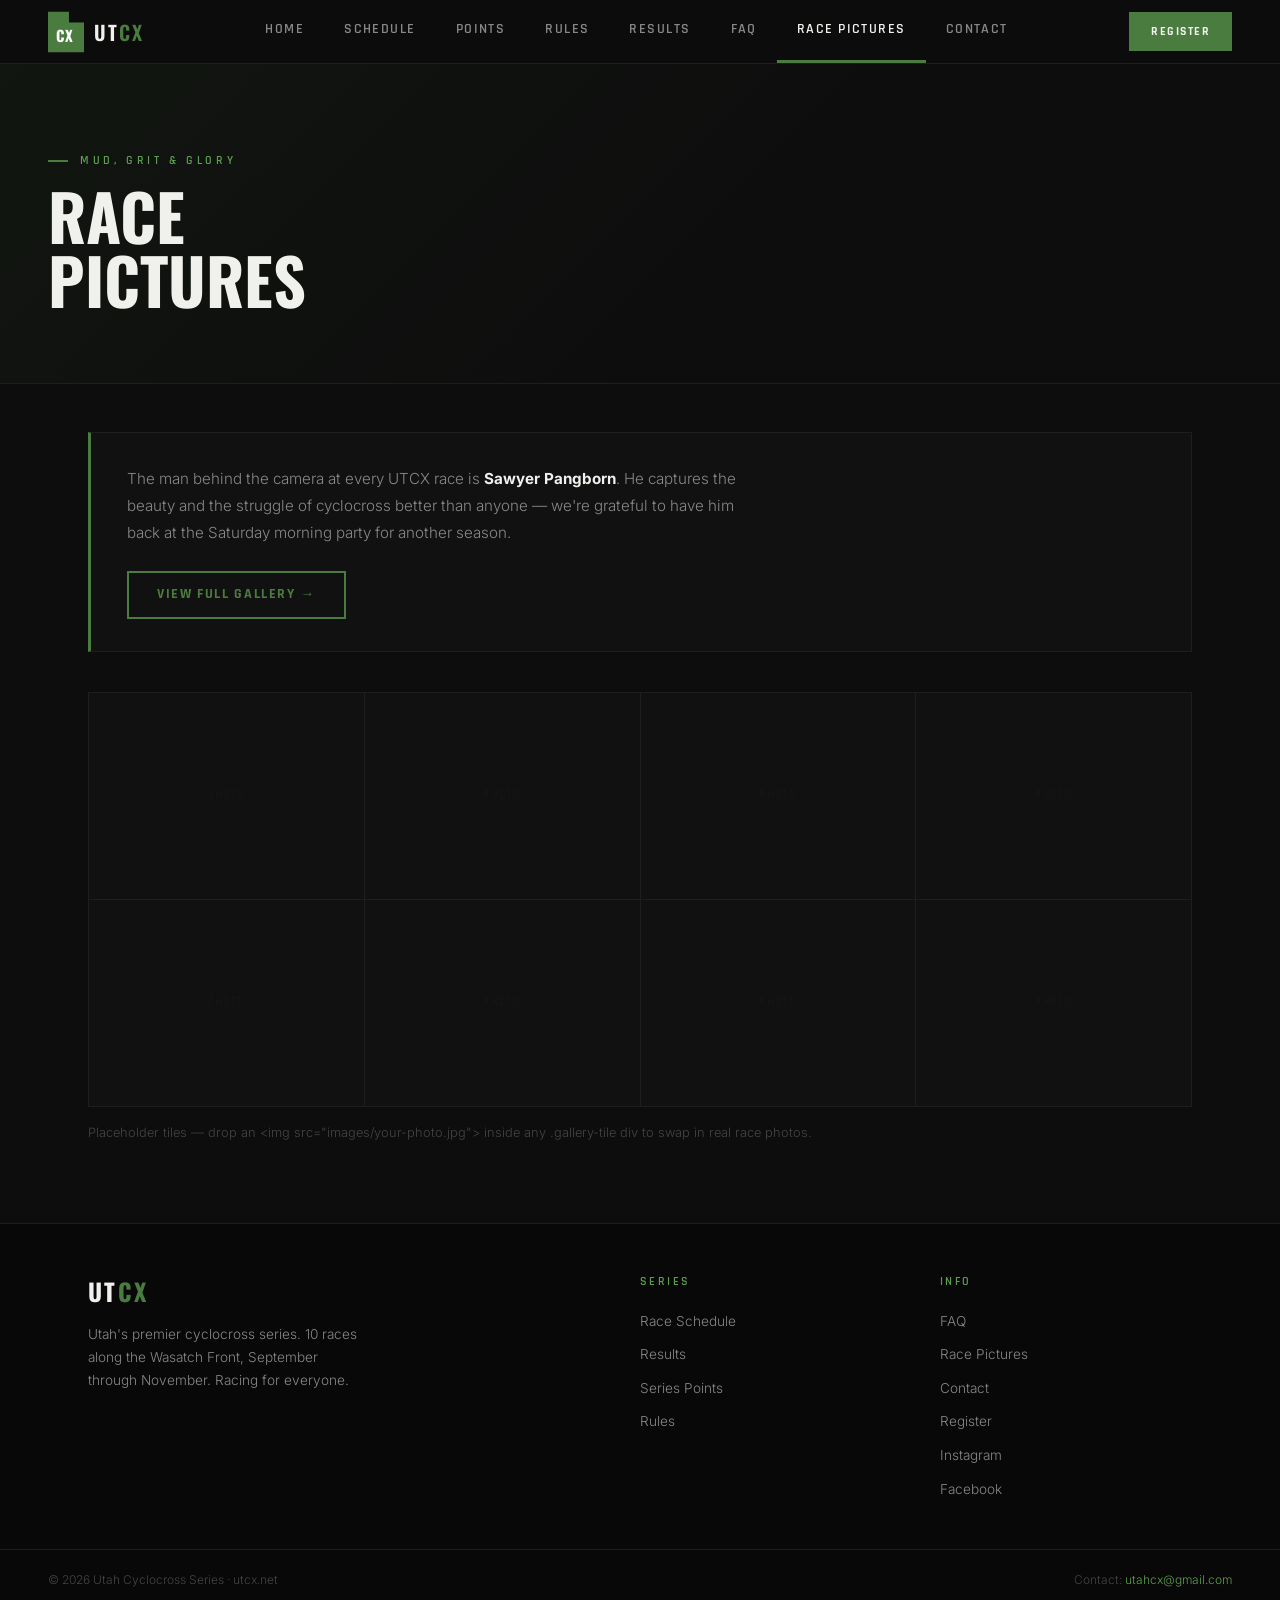
<file: race-pictures.html>
<!DOCTYPE html>
<html lang="en">
<head>
  <meta charset="UTF-8" />
  <meta name="viewport" content="width=device-width, initial-scale=1.0" />
  <title>Race Pictures · UTCX</title>
  <link rel="stylesheet" href="style.css" />
  <link rel="icon" href="favicon.ico" sizes="any" />
  <link rel="icon" href="favicon.svg" type="image/svg+xml" />
  <link rel="apple-touch-icon" href="apple-touch-icon.png" />

  <style>
    .photog-card {
      background: var(--card-bg);
      border: 1px solid var(--border);
      border-left: 3px solid var(--green);
      padding: 2rem 2.25rem;
      margin-top: 3rem;
      margin-bottom: 2.5rem;
    }
    .photog-card p {
      color: var(--mid);
      font-size: 0.95rem;
      line-height: 1.8;
      max-width: 640px;
      margin-bottom: 1.5rem;
    }
    .photog-card strong { color: var(--white); }

    .gallery-grid {
      display: grid;
      grid-template-columns: repeat(auto-fill, minmax(220px, 1fr));
      gap: 1px;
      background: var(--border);
      border: 1px solid var(--border);
    }
    .gallery-tile {
      background: var(--card-bg);
      aspect-ratio: 4 / 3;
      display: flex;
      align-items: center;
      justify-content: center;
      color: var(--border);
      font-family: var(--font-heading);
      font-size: 0.7rem;
      letter-spacing: 0.15em;
      text-transform: uppercase;
      transition: background 0.15s, color 0.15s;
      overflow: hidden;
    }
    .gallery-tile img {
      width: 100%;
      height: 100%;
      object-fit: cover;
    }
    .gallery-tile:hover { background: #161616; color: var(--mid); }
    .gallery-note {
      font-size: 0.8rem;
      color: #444;
      margin-top: 1rem;
    }
  </style>
</head>
<body>

  <!-- NAV -->
  <nav>
    <a class="nav-logo" href="index.html">
      <svg width="36" height="44" viewBox="0 0 335 375" xmlns="http://www.w3.org/2000/svg" style="display:block;">
        <path d="M 0,0 L 195,0 L 195,100 L 335,100 L 335,375 L 0,375 Z" fill="#4a7c3f"/>
        <text x="158" y="280" text-anchor="middle" font-family="Oswald,Arial Narrow,sans-serif" font-weight="700" font-size="140" fill="white" letter-spacing="6">CX</text>
      </svg>
      <span>UT<em>CX</em></span>
    </a>
    <ul class="nav-links">
      <li><a href="index.html">Home</a></li>
      <li><a href="schedule.html">Schedule</a></li>
      <li><a href="points.html">Points</a></li>
      <li><a href="rules.html">Rules</a></li>
      <li><a href="results.html">Results</a></li>
      <li><a href="faq.html">FAQ</a></li>
      <li><a href="race-pictures.html" class="active">Race Pictures</a></li>
      <li><a href="contact.html">Contact</a></li>
    </ul>
    <div class="nav-register">
      <a href="https://www.bikereg.com" target="_blank" class="btn btn-sm">Register</a>
    </div>
  </nav>

  <!-- PAGE HEADER -->
  <header class="page-header">
    <div class="page-header-inner">
      <p class="section-label">Mud, Grit &amp; Glory</p>
      <h1 class="section-title">Race<br>Pictures</h1>
    </div>
  </header>

  <!-- CONTENT -->
  <section class="section" style="padding-top: 0;">

    <div class="photog-card">
      <p>
        The man behind the camera at every UTCX race is <strong>Sawyer Pangborn</strong>.
        He captures the beauty and the struggle of cyclocross better than anyone — we're grateful
        to have him back at the Saturday morning party for another season.
      </p>
      <a href="https://www.sawyer.bike/Cycling/Cyclocross" target="_blank" class="btn btn-outline">View Full Gallery →</a>
    </div>

    <div class="gallery-grid">
      <div class="gallery-tile">Photo</div>
      <div class="gallery-tile">Photo</div>
      <div class="gallery-tile">Photo</div>
      <div class="gallery-tile">Photo</div>
      <div class="gallery-tile">Photo</div>
      <div class="gallery-tile">Photo</div>
      <div class="gallery-tile">Photo</div>
      <div class="gallery-tile">Photo</div>
    </div>
    <p class="gallery-note">Placeholder tiles — drop an &lt;img src="images/your-photo.jpg"&gt; inside any .gallery-tile div to swap in real race photos.</p>

  </section>

  <!-- FOOTER -->
  <footer>
    <div class="footer-top">
      <div class="footer-brand">
        <div style="font-family:var(--font-display); font-size:1.5rem; font-weight:700; letter-spacing:0.1em;">UT<span style="color:var(--green);">CX</span></div>
        <p>Utah's premier cyclocross series. 10 races along the Wasatch Front, September through November. Racing for everyone.</p>
      </div>
      <div class="footer-col">
        <h4>Series</h4>
        <ul>
          <li><a href="schedule.html">Race Schedule</a></li>
          <li><a href="results.html">Results</a></li>
          <li><a href="points.html">Series Points</a></li>
          <li><a href="rules.html">Rules</a></li>
        </ul>
      </div>
      <div class="footer-col">
        <h4>Info</h4>
        <ul>
          <li><a href="faq.html">FAQ</a></li>
          <li><a href="race-pictures.html">Race Pictures</a></li>
          <li><a href="contact.html">Contact</a></li>
          <li><a href="https://www.bikereg.com" target="_blank">Register</a></li>
          <li><a href="https://www.instagram.com/utahcyclocross" target="_blank">Instagram</a></li>
          <li><a href="https://www.facebook.com/UtahCX" target="_blank">Facebook</a></li>
        </ul>
      </div>
    </div>
    <div class="footer-bottom">
      <span>© 2026 Utah Cyclocross Series · utcx.net</span>
      <span>Contact: <a href="mailto:utahcx@gmail.com" style="color:var(--green-light);">utahcx@gmail.com</a></span>
    </div>
  </footer>

</body>
</html>
</file>
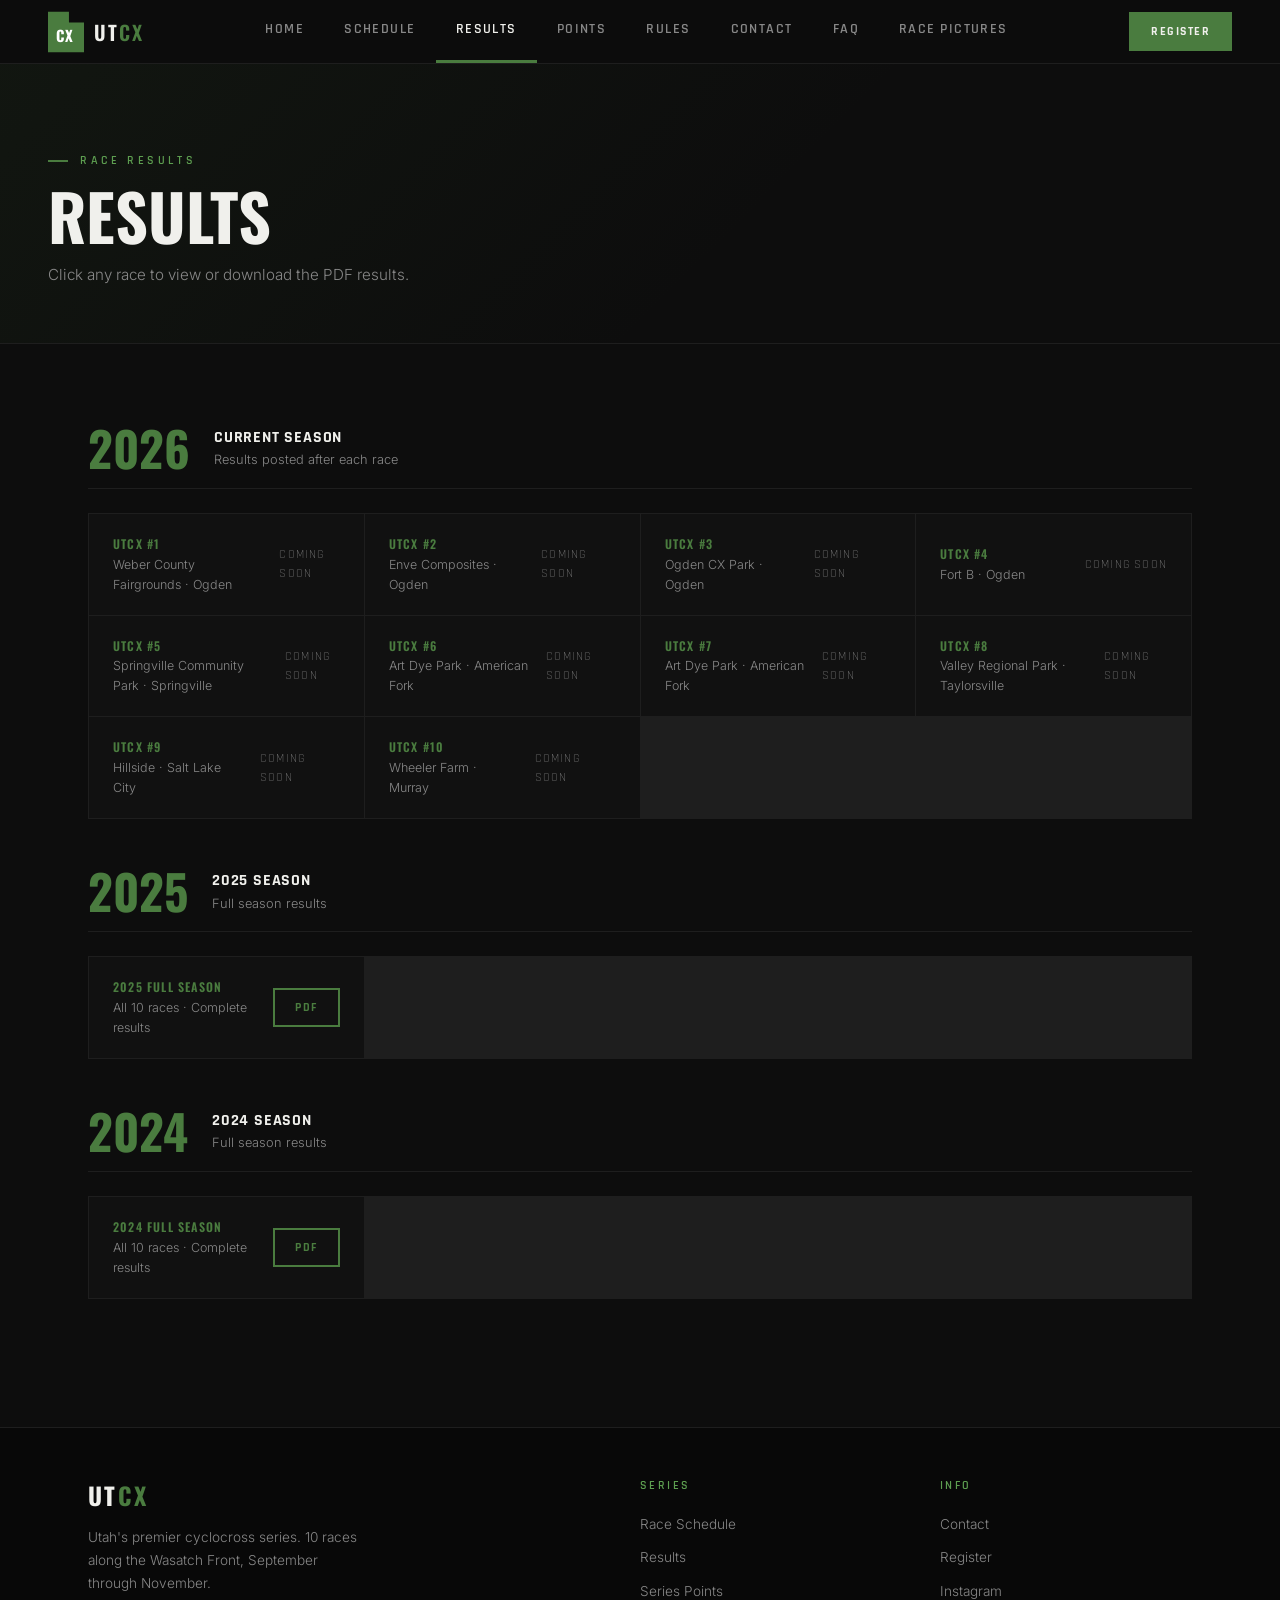
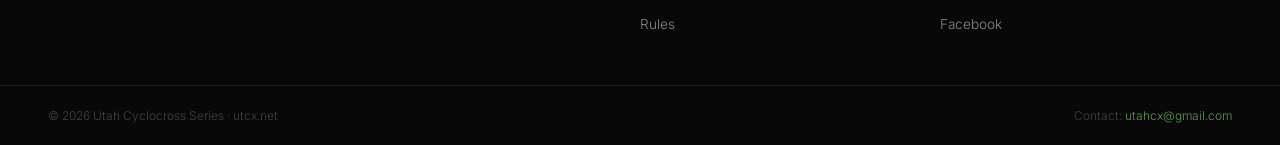
<file: results.html>
<!DOCTYPE html>
<html lang="en">
<head>
  <meta charset="UTF-8" />
  <meta name="viewport" content="width=device-width, initial-scale=1.0" />
  <title>Results · UTCX</title>
  <link rel="stylesheet" href="style.css" />
  <link rel="icon" href="favicon.ico" sizes="any" />
  <link rel="icon" href="favicon.svg" type="image/svg+xml" />
  <link rel="apple-touch-icon" href="apple-touch-icon.png" />
</head>
<body>

  <nav>
    <a class="nav-logo" href="index.html">
      <svg width="36" height="44" viewBox="0 0 335 375" xmlns="http://www.w3.org/2000/svg" style="display:block;">
      <path d="M 0,0 L 195,0 L 195,100 L 335,100 L 335,375 L 0,375 Z" fill="#4a7c3f"/>
      <text x="158" y="280" text-anchor="middle" font-family="Oswald,Arial Narrow,sans-serif" font-weight="700" font-size="140" fill="white" letter-spacing="6">CX</text>
    </svg>
      <span>UT<em>CX</em></span>
    </a>
    <ul class="nav-links">
      <li><a href="index.html">Home</a></li>
      <li><a href="schedule.html">Schedule</a></li>
      <li><a href="results.html" class="active">Results</a></li>
      <li><a href="points.html">Points</a></li>
      <li><a href="rules.html">Rules</a></li>
      <li><a href="contact.html">Contact</a></li>
      <li><a href="faq.html">FAQ</a></li>
      <li><a href="race-pictures.html">Race Pictures</a></li>
    </ul>
    <div class="nav-register">
      <a href="https://www.bikereg.com" target="_blank" class="btn btn-sm">Register</a>
    </div>
  </nav>

  <div class="page-header">
    <div class="page-header-inner">
      <p class="section-label">Race Results</p>
      <h1 class="section-title">Results</h1>
      <p style="color:var(--mid); font-size:0.95rem; margin-top:0.75rem;">Click any race to view or download the PDF results.</p>
    </div>
  </div>

  <section class="section">

    <!-- 2026 SEASON -->
    <div class="results-year">
      <div class="results-year-header">
        <div class="results-year-num">2026</div>
        <div>
          <div style="font-family:var(--font-heading); font-weight:700; font-size:1rem; text-transform:uppercase; letter-spacing:0.05em;">Current Season</div>
          <div style="font-size:0.8rem; color:var(--mid);">Results posted after each race</div>
        </div>
      </div>
      <div class="results-grid">
        <div class="result-card">
          <div class="result-card-info">
            <div class="result-card-num">UTCX #1</div>
            <div class="result-card-venue">Weber County Fairgrounds · Ogden</div>
          </div>
          <span style="font-size:0.75rem; color:var(--mid); font-family:var(--font-heading); letter-spacing:0.1em; text-transform:uppercase;">Coming Soon</span>
        </div>
        <div class="result-card">
          <div class="result-card-info">
            <div class="result-card-num">UTCX #2</div>
            <div class="result-card-venue">Enve Composites · Ogden</div>
          </div>
          <span style="font-size:0.75rem; color:var(--mid); font-family:var(--font-heading); letter-spacing:0.1em; text-transform:uppercase;">Coming Soon</span>
        </div>
        <div class="result-card">
          <div class="result-card-info">
            <div class="result-card-num">UTCX #3</div>
            <div class="result-card-venue">Ogden CX Park · Ogden</div>
          </div>
          <span style="font-size:0.75rem; color:var(--mid); font-family:var(--font-heading); letter-spacing:0.1em; text-transform:uppercase;">Coming Soon</span>
        </div>
        <div class="result-card">
          <div class="result-card-info">
            <div class="result-card-num">UTCX #4</div>
            <div class="result-card-venue">Fort B · Ogden</div>
          </div>
          <span style="font-size:0.75rem; color:var(--mid); font-family:var(--font-heading); letter-spacing:0.1em; text-transform:uppercase;">Coming Soon</span>
        </div>
        <div class="result-card">
          <div class="result-card-info">
            <div class="result-card-num">UTCX #5</div>
            <div class="result-card-venue">Springville Community Park · Springville</div>
          </div>
          <span style="font-size:0.75rem; color:var(--mid); font-family:var(--font-heading); letter-spacing:0.1em; text-transform:uppercase;">Coming Soon</span>
        </div>
        <div class="result-card">
          <div class="result-card-info">
            <div class="result-card-num">UTCX #6</div>
            <div class="result-card-venue">Art Dye Park · American Fork</div>
          </div>
          <span style="font-size:0.75rem; color:var(--mid); font-family:var(--font-heading); letter-spacing:0.1em; text-transform:uppercase;">Coming Soon</span>
        </div>
        <div class="result-card">
          <div class="result-card-info">
            <div class="result-card-num">UTCX #7</div>
            <div class="result-card-venue">Art Dye Park · American Fork</div>
          </div>
          <span style="font-size:0.75rem; color:var(--mid); font-family:var(--font-heading); letter-spacing:0.1em; text-transform:uppercase;">Coming Soon</span>
        </div>
        <div class="result-card">
          <div class="result-card-info">
            <div class="result-card-num">UTCX #8</div>
            <div class="result-card-venue">Valley Regional Park · Taylorsville</div>
          </div>
          <span style="font-size:0.75rem; color:var(--mid); font-family:var(--font-heading); letter-spacing:0.1em; text-transform:uppercase;">Coming Soon</span>
        </div>
        <div class="result-card">
          <div class="result-card-info">
            <div class="result-card-num">UTCX #9</div>
            <div class="result-card-venue">Hillside · Salt Lake City</div>
          </div>
          <span style="font-size:0.75rem; color:var(--mid); font-family:var(--font-heading); letter-spacing:0.1em; text-transform:uppercase;">Coming Soon</span>
        </div>
        <div class="result-card">
          <div class="result-card-info">
            <div class="result-card-num">UTCX #10</div>
            <div class="result-card-venue">Wheeler Farm · Murray</div>
          </div>
          <span style="font-size:0.75rem; color:var(--mid); font-family:var(--font-heading); letter-spacing:0.1em; text-transform:uppercase;">Coming Soon</span>
        </div>
      </div>
    </div>

    <!-- 2025 SEASON -->
    <div class="results-year">
      <div class="results-year-header">
        <div class="results-year-num">2025</div>
        <div>
          <div style="font-family:var(--font-heading); font-weight:700; font-size:1rem; text-transform:uppercase; letter-spacing:0.05em;">2025 Season</div>
          <div style="font-size:0.8rem; color:var(--mid);">Full season results</div>
        </div>
      </div>
      <div class="results-grid">
        <a class="result-card" href="results/utcx-2025-full.pdf" target="_blank">
          <div class="result-card-info">
            <div class="result-card-num">2025 Full Season</div>
            <div class="result-card-venue">All 10 races · Complete results</div>
          </div>
          <span class="btn btn-outline btn-sm">PDF</span>
        </a>
      </div>
    </div>

    <!-- 2024 SEASON -->
    <div class="results-year">
      <div class="results-year-header">
        <div class="results-year-num">2024</div>
        <div>
          <div style="font-family:var(--font-heading); font-weight:700; font-size:1rem; text-transform:uppercase; letter-spacing:0.05em;">2024 Season</div>
          <div style="font-size:0.8rem; color:var(--mid);">Full season results</div>
        </div>
      </div>
      <div class="results-grid">
        <a class="result-card" href="results/utcx-2024-full.pdf" target="_blank">
          <div class="result-card-info">
            <div class="result-card-num">2024 Full Season</div>
            <div class="result-card-venue">All 10 races · Complete results</div>
          </div>
          <span class="btn btn-outline btn-sm">PDF</span>
        </a>
      </div>
    </div>

  </section>

  <footer>
    <div class="footer-top">
      <div class="footer-brand">
        <div style="font-family:var(--font-display); font-size:1.5rem; font-weight:700; letter-spacing:0.1em;">UT<span style="color:var(--green);">CX</span></div>
        <p>Utah's premier cyclocross series. 10 races along the Wasatch Front, September through November.</p>
      </div>
      <div class="footer-col">
        <h4>Series</h4>
        <ul>
          <li><a href="schedule.html">Race Schedule</a></li>
          <li><a href="results.html">Results</a></li>
          <li><a href="points.html">Series Points</a></li>
          <li><a href="rules.html">Rules</a></li>
        </ul>
      </div>
      <div class="footer-col">
        <h4>Info</h4>
        <ul>
          <li><a href="contact.html">Contact</a></li>
          <li><a href="https://www.bikereg.com" target="_blank">Register</a></li>
          <li><a href="https://www.instagram.com/utahcyclocross" target="_blank">Instagram</a></li>
          <li><a href="https://www.facebook.com/UtahCX" target="_blank">Facebook</a></li>
        </ul>
      </div>
    </div>
    <div class="footer-bottom">
      <span>© 2026 Utah Cyclocross Series · utcx.net</span>
      <span>Contact: <a href="mailto:utahcx@gmail.com" style="color:var(--green-light);">utahcx@gmail.com</a></span>
    </div>
  </footer>

</body>
</html>
</file>
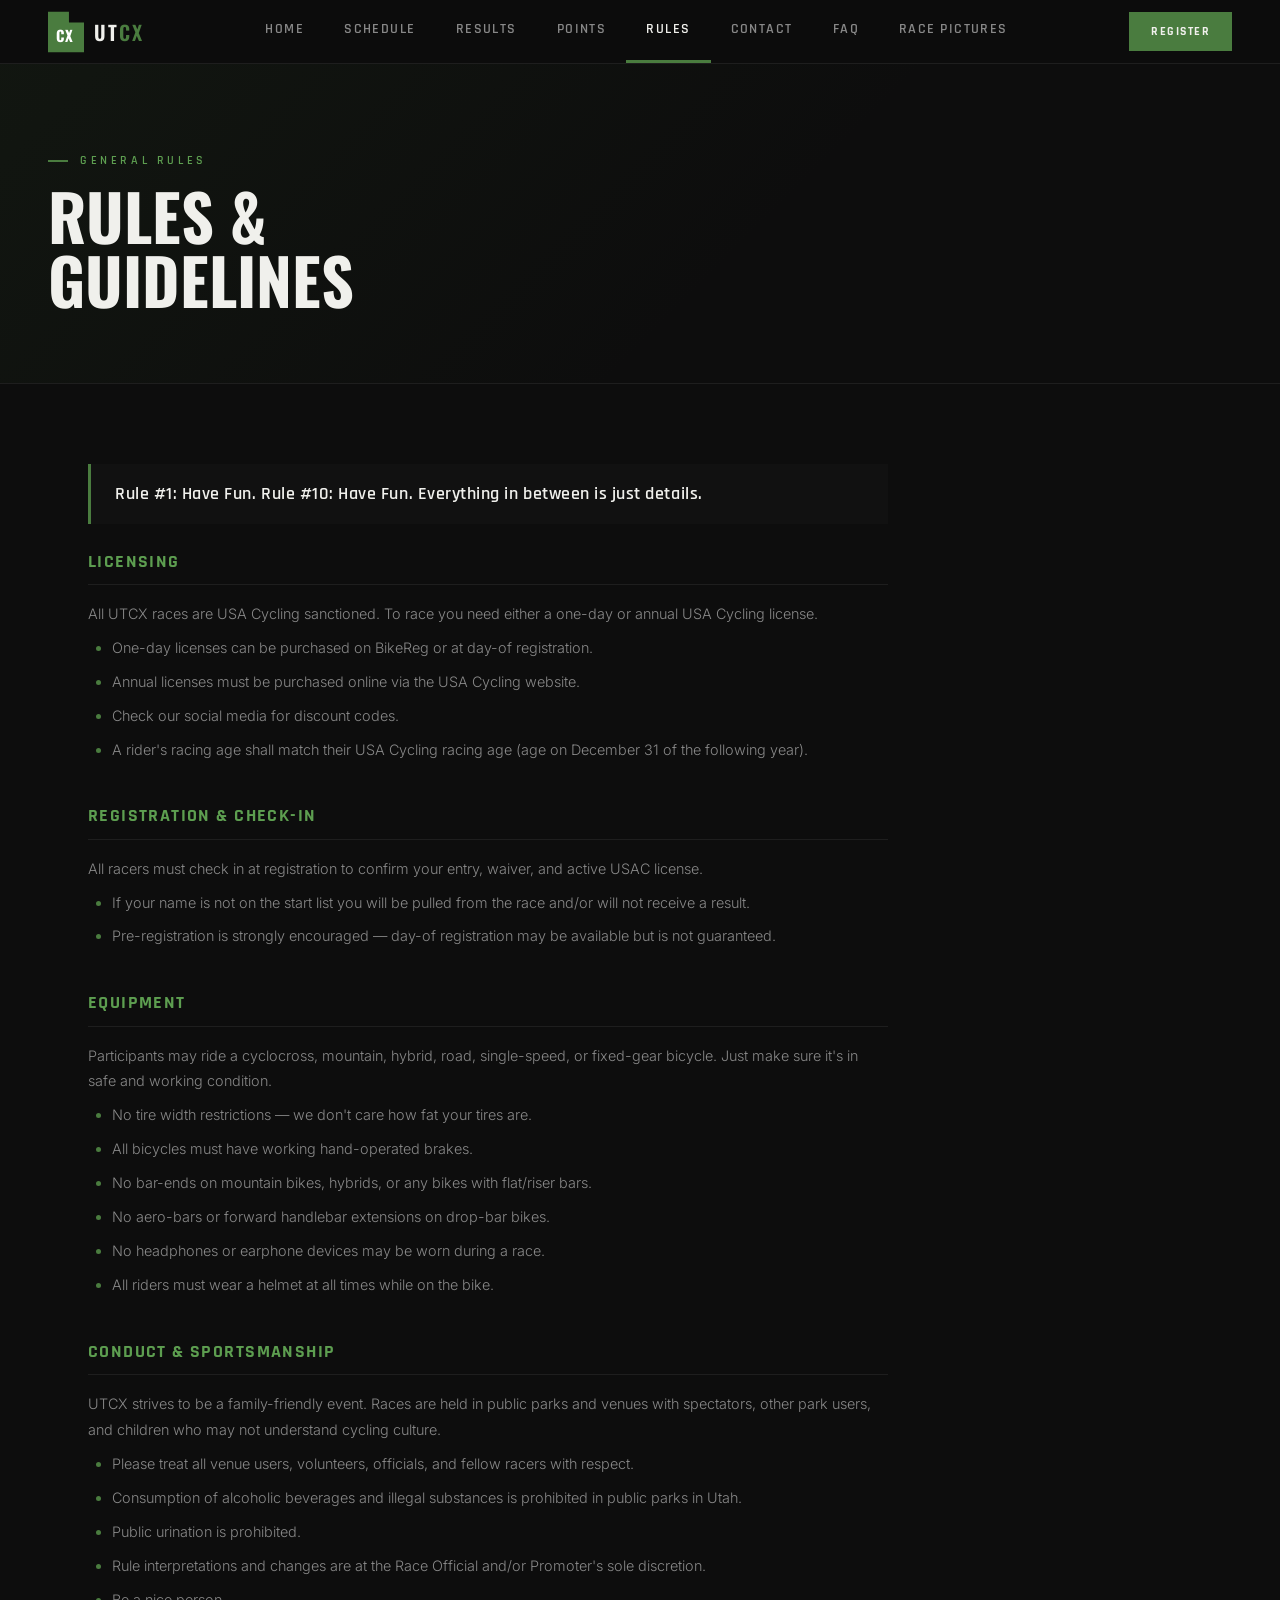
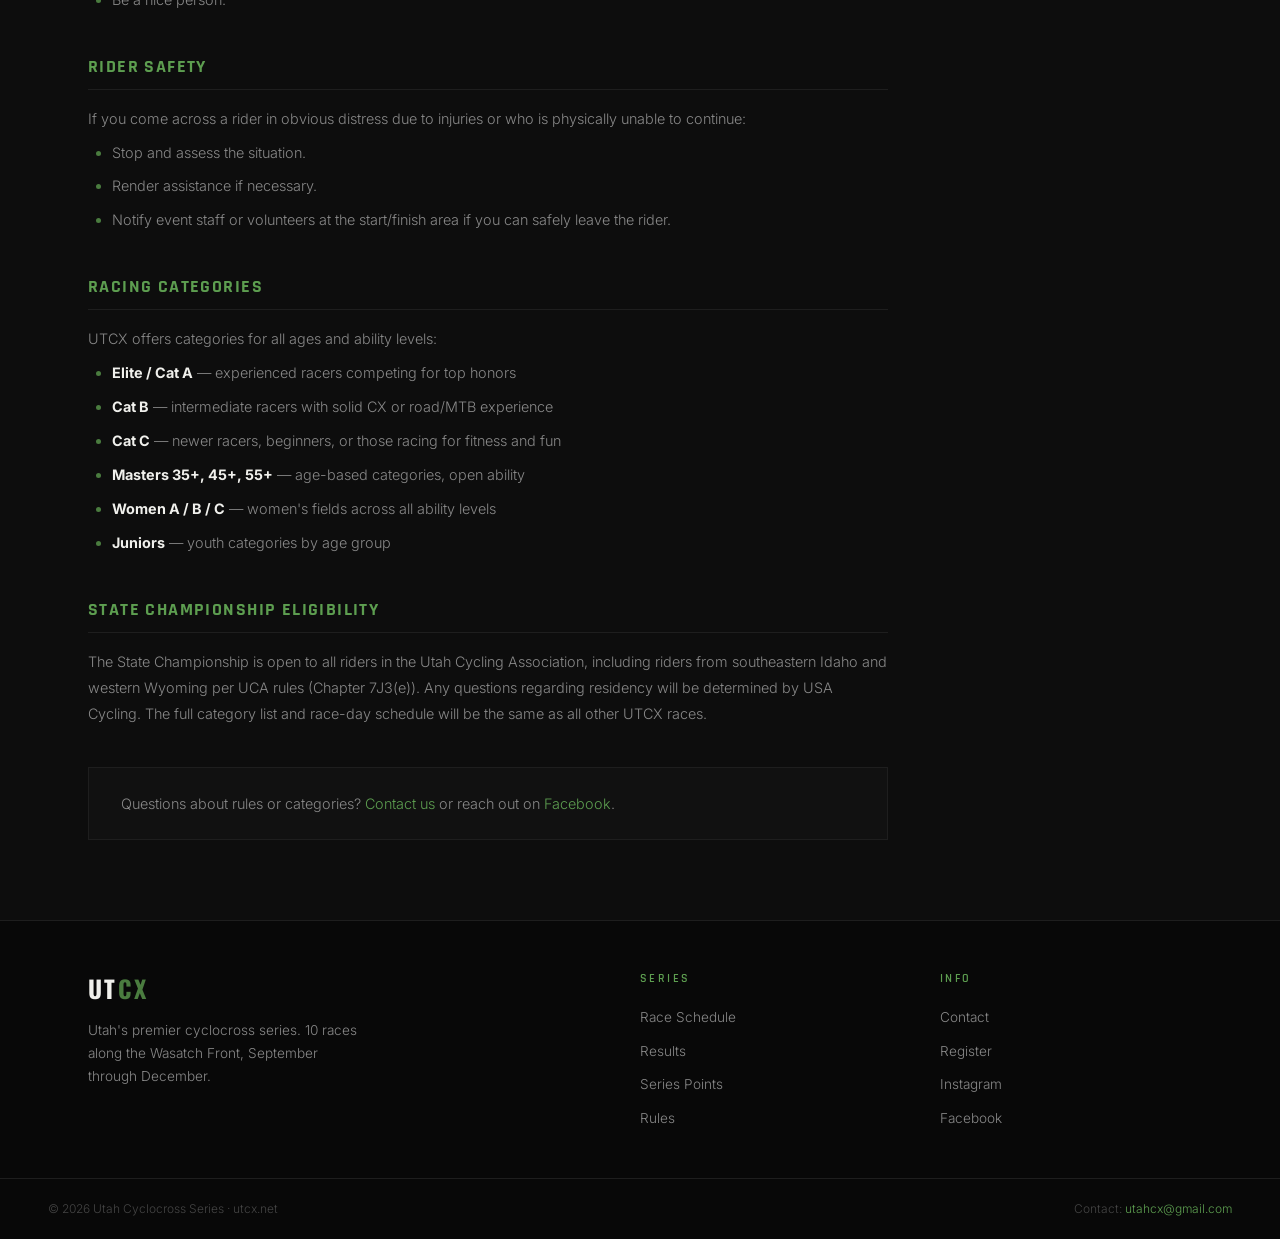
<file: rules.html>
<!DOCTYPE html>
<html lang="en">
<head>
  <meta charset="UTF-8" />
  <meta name="viewport" content="width=device-width, initial-scale=1.0" />
  <title>Rules · UTCX</title>
  <link rel="stylesheet" href="style.css" />
  <link rel="icon" href="favicon.ico" sizes="any" />
  <link rel="icon" href="favicon.svg" type="image/svg+xml" />
  <link rel="apple-touch-icon" href="apple-touch-icon.png" />
</head>
<body>

  <nav>
    <a class="nav-logo" href="index.html">
      <svg width="36" height="44" viewBox="0 0 335 375" xmlns="http://www.w3.org/2000/svg" style="display:block;">
      <path d="M 0,0 L 195,0 L 195,100 L 335,100 L 335,375 L 0,375 Z" fill="#4a7c3f"/>
      <text x="158" y="280" text-anchor="middle" font-family="Oswald,Arial Narrow,sans-serif" font-weight="700" font-size="140" fill="white" letter-spacing="6">CX</text>
    </svg>
      <span>UT<em>CX</em></span>
    </a>
    <ul class="nav-links">
      <li><a href="index.html">Home</a></li>
      <li><a href="schedule.html">Schedule</a></li>
      <li><a href="results.html">Results</a></li>
      <li><a href="points.html">Points</a></li>
      <li><a href="rules.html" class="active">Rules</a></li>
      <li><a href="contact.html">Contact</a></li>
      <li><a href="faq.html">FAQ</a></li>
      <li><a href="race-pictures.html">Race Pictures</a></li>
    </ul>
    <div class="nav-register">
      <a href="https://www.bikereg.com" target="_blank" class="btn btn-sm">Register</a>
    </div>
  </nav>

  <div class="page-header">
    <div class="page-header-inner">
      <p class="section-label">General Rules</p>
      <h1 class="section-title">Rules &amp;<br>Guidelines</h1>
    </div>
  </div>

  <section class="section">
    <div style="max-width: 800px;">

      <div class="rule-highlight">
        Rule #1: Have Fun. Rule #10: Have Fun. Everything in between is just details.
      </div>

      <!-- LICENSING -->
      <div class="rules-section">
        <h3>Licensing</h3>
        <p>All UTCX races are USA Cycling sanctioned. To race you need either a one-day or annual USA Cycling license.</p>
        <ul>
          <li>One-day licenses can be purchased on BikeReg or at day-of registration.</li>
          <li>Annual licenses must be purchased online via the USA Cycling website.</li>
          <li>Check our social media for discount codes.</li>
          <li>A rider's racing age shall match their USA Cycling racing age (age on December 31 of the following year).</li>
        </ul>
      </div>

      <!-- REGISTRATION & CHECK-IN -->
      <div class="rules-section">
        <h3>Registration &amp; Check-In</h3>
        <p>All racers must check in at registration to confirm your entry, waiver, and active USAC license.</p>
        <ul>
          <li>If your name is not on the start list you will be pulled from the race and/or will not receive a result.</li>
          <li>Pre-registration is strongly encouraged — day-of registration may be available but is not guaranteed.</li>
        </ul>
      </div>

      <!-- EQUIPMENT -->
      <div class="rules-section">
        <h3>Equipment</h3>
        <p>Participants may ride a cyclocross, mountain, hybrid, road, single-speed, or fixed-gear bicycle. Just make sure it's in safe and working condition.</p>
        <ul>
          <li>No tire width restrictions — we don't care how fat your tires are.</li>
          <li>All bicycles must have working hand-operated brakes.</li>
          <li>No bar-ends on mountain bikes, hybrids, or any bikes with flat/riser bars.</li>
          <li>No aero-bars or forward handlebar extensions on drop-bar bikes.</li>
          <li>No headphones or earphone devices may be worn during a race.</li>
          <li>All riders must wear a helmet at all times while on the bike.</li>
        </ul>
      </div>

      <!-- CONDUCT -->
      <div class="rules-section">
        <h3>Conduct &amp; Sportsmanship</h3>
        <p>UTCX strives to be a family-friendly event. Races are held in public parks and venues with spectators, other park users, and children who may not understand cycling culture.</p>
        <ul>
          <li>Please treat all venue users, volunteers, officials, and fellow racers with respect.</li>
          <li>Consumption of alcoholic beverages and illegal substances is prohibited in public parks in Utah.</li>
          <li>Public urination is prohibited.</li>
          <li>Rule interpretations and changes are at the Race Official and/or Promoter's sole discretion.</li>
          <li>Be a nice person.</li>
        </ul>
      </div>

      <!-- SAFETY -->
      <div class="rules-section">
        <h3>Rider Safety</h3>
        <p>If you come across a rider in obvious distress due to injuries or who is physically unable to continue:</p>
        <ul>
          <li>Stop and assess the situation.</li>
          <li>Render assistance if necessary.</li>
          <li>Notify event staff or volunteers at the start/finish area if you can safely leave the rider.</li>
        </ul>
      </div>

      <!-- CATEGORIES -->
      <div class="rules-section">
        <h3>Racing Categories</h3>
        <p>UTCX offers categories for all ages and ability levels:</p>
        <ul>
          <li><strong style="color:var(--white);">Elite / Cat A</strong> — experienced racers competing for top honors</li>
          <li><strong style="color:var(--white);">Cat B</strong> — intermediate racers with solid CX or road/MTB experience</li>
          <li><strong style="color:var(--white);">Cat C</strong> — newer racers, beginners, or those racing for fitness and fun</li>
          <li><strong style="color:var(--white);">Masters 35+, 45+, 55+</strong> — age-based categories, open ability</li>
          <li><strong style="color:var(--white);">Women A / B / C</strong> — women's fields across all ability levels</li>
          <li><strong style="color:var(--white);">Juniors</strong> — youth categories by age group</li>
        </ul>
      </div>

      <!-- STATE CHAMPIONSHIP -->
      <div class="rules-section">
        <h3>State Championship Eligibility</h3>
        <p>The State Championship is open to all riders in the Utah Cycling Association, including riders from southeastern Idaho and western Wyoming per UCA rules (Chapter 7J3(e)). Any questions regarding residency will be determined by USA Cycling. The full category list and race-day schedule will be the same as all other UTCX races.</p>
      </div>

      <!-- QUESTIONS -->
      <div style="background:var(--card-bg); border:1px solid var(--border); padding:1.5rem 2rem; margin-top:2rem;">
        <p style="font-size:0.9rem; color:var(--mid);">Questions about rules or categories? <a href="contact.html" style="color:var(--green-light);">Contact us</a> or reach out on <a href="https://www.facebook.com/UtahCX" target="_blank" style="color:var(--green-light);">Facebook</a>.</p>
      </div>

    </div>
  </section>

  <footer>
    <div class="footer-top">
      <div class="footer-brand">
        <div style="font-family:var(--font-display); font-size:1.5rem; font-weight:700; letter-spacing:0.1em;">UT<span style="color:var(--green);">CX</span></div>
        <p>Utah's premier cyclocross series. 10 races along the Wasatch Front, September through December.</p>
      </div>
      <div class="footer-col">
        <h4>Series</h4>
        <ul>
          <li><a href="schedule.html">Race Schedule</a></li>
          <li><a href="results.html">Results</a></li>
          <li><a href="points.html">Series Points</a></li>
          <li><a href="rules.html">Rules</a></li>
        </ul>
      </div>
      <div class="footer-col">
        <h4>Info</h4>
        <ul>
          <li><a href="contact.html">Contact</a></li>
          <li><a href="https://www.bikereg.com" target="_blank">Register</a></li>
          <li><a href="https://www.instagram.com/utahcyclocross" target="_blank">Instagram</a></li>
          <li><a href="https://www.facebook.com/UtahCX" target="_blank">Facebook</a></li>
        </ul>
      </div>
    </div>
    <div class="footer-bottom">
      <span>© 2026 Utah Cyclocross Series · utcx.net</span>
      <span>Contact: <a href="mailto:utahcx@gmail.com" style="color:var(--green-light);">utahcx@gmail.com</a></span>
    </div>
  </footer>

</body>
</html>
</file>
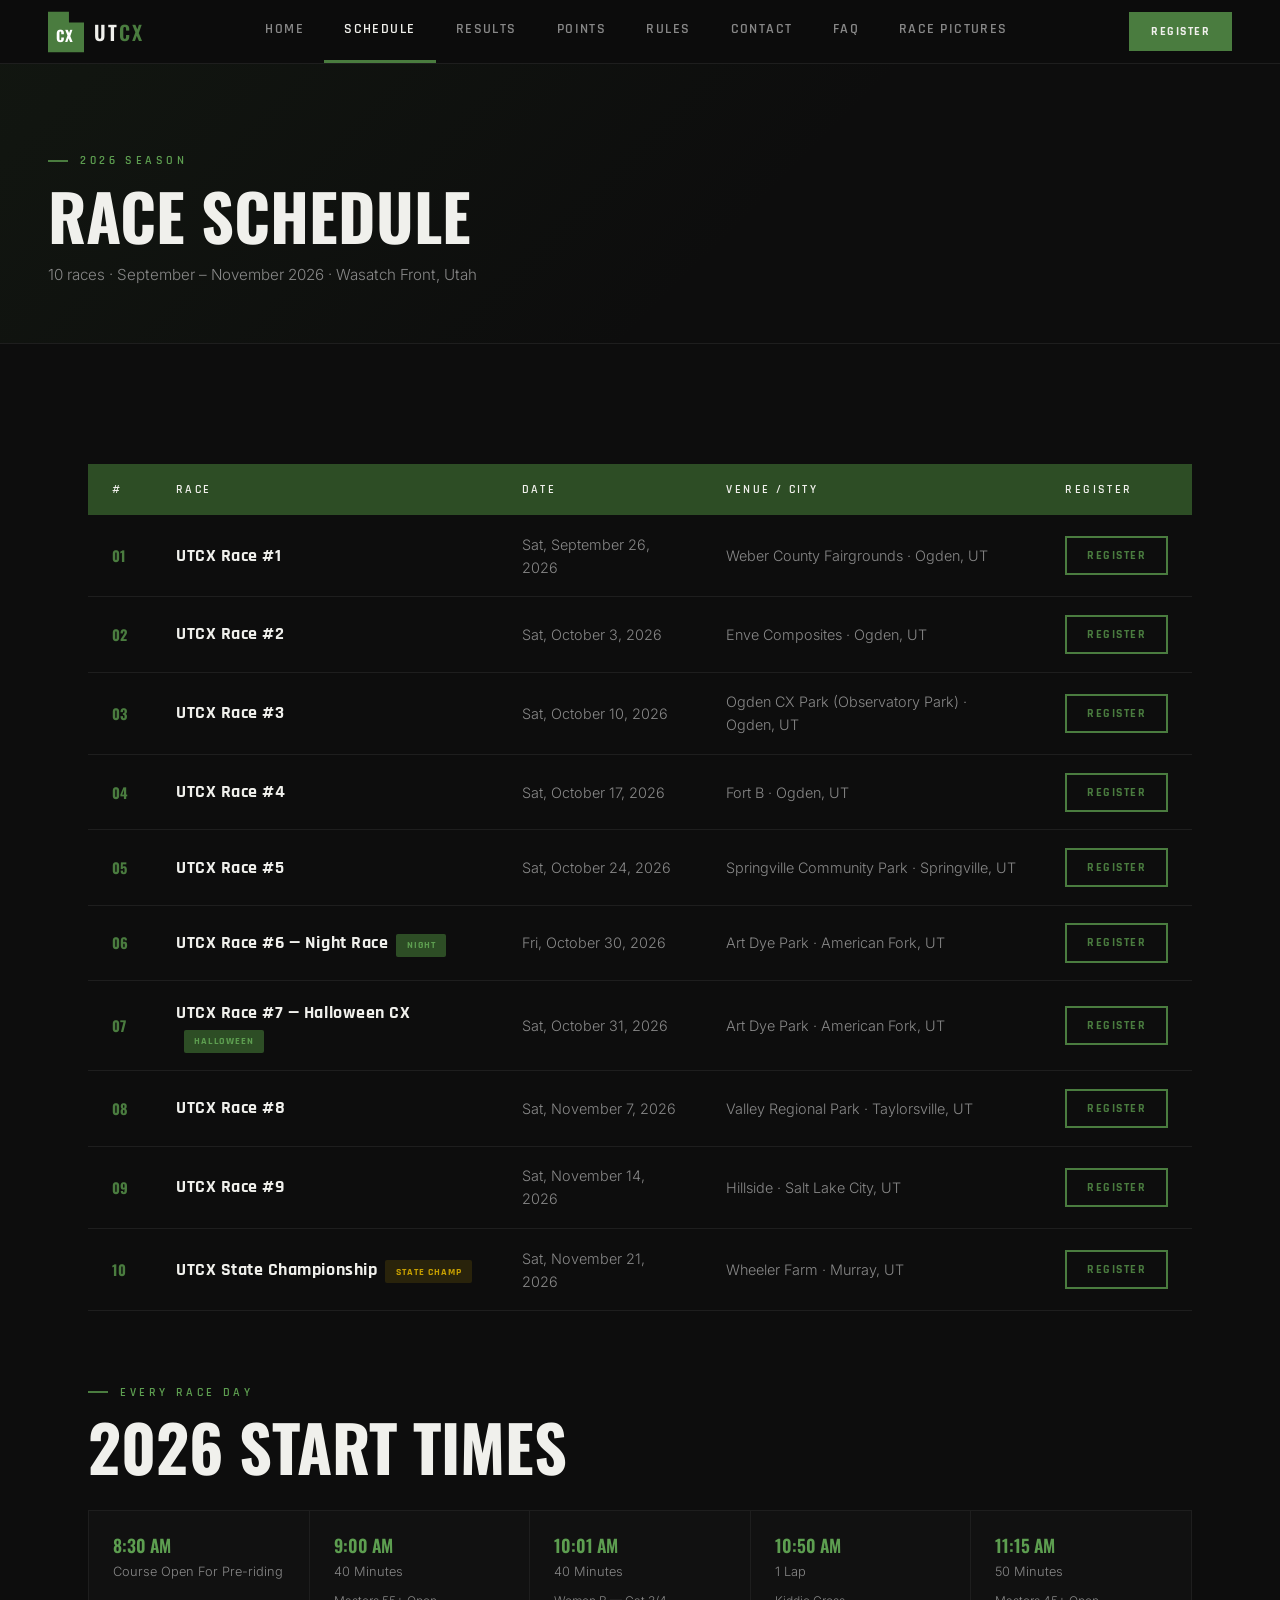
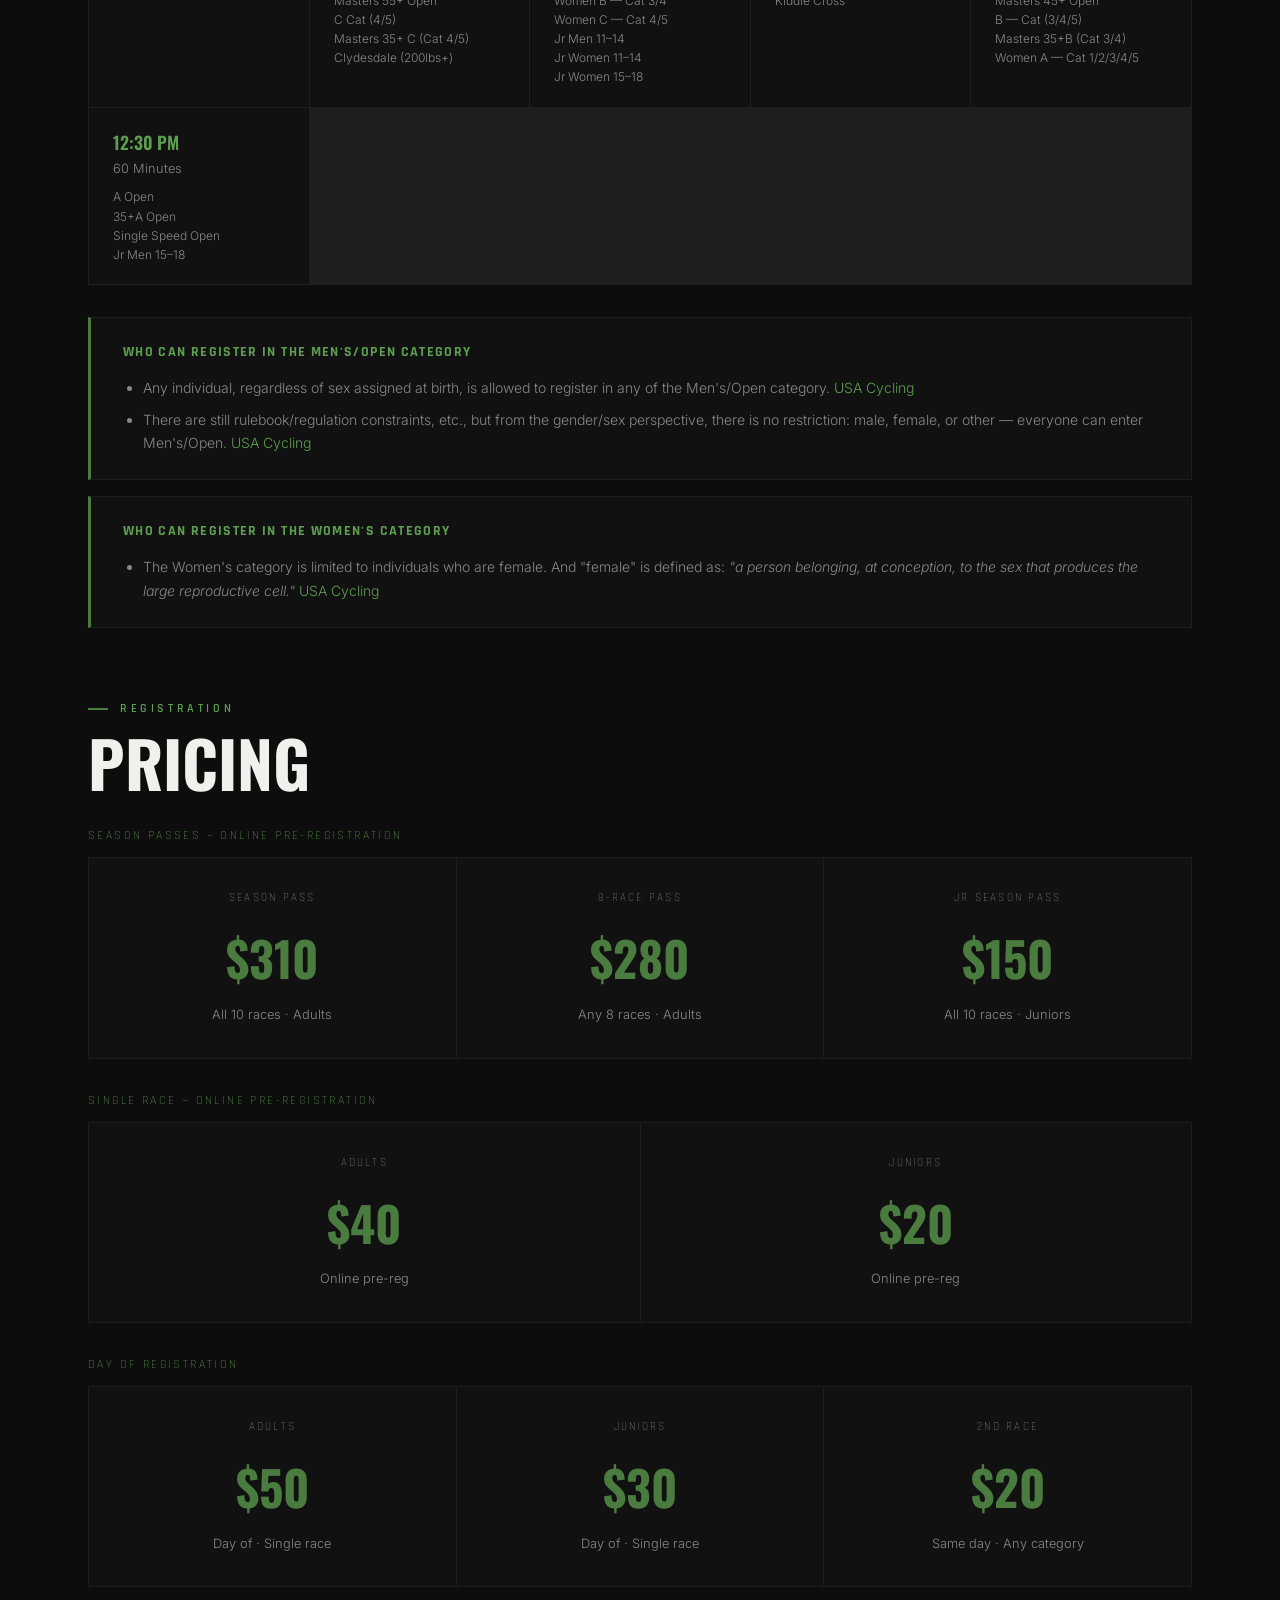
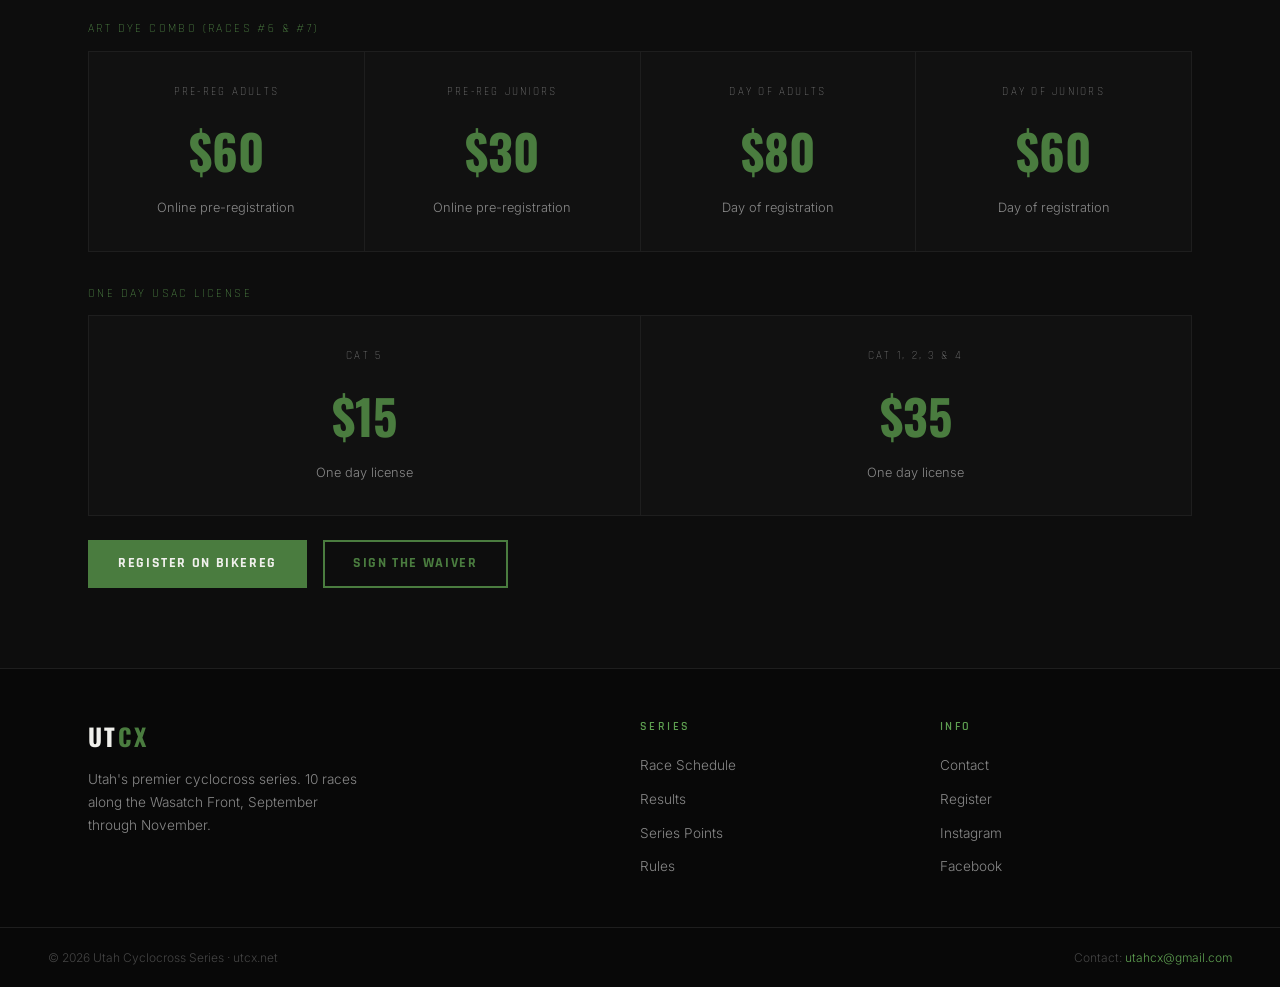
<file: schedule.html>
<!DOCTYPE html>
<html lang="en">
<head>
  <meta charset="UTF-8" />
  <meta name="viewport" content="width=device-width, initial-scale=1.0" />
  <title>Schedule · UTCX</title>
  <link rel="stylesheet" href="style.css" />
  <link rel="icon" href="favicon.ico" sizes="any" />
  <link rel="icon" href="favicon.svg" type="image/svg+xml" />
  <link rel="apple-touch-icon" href="apple-touch-icon.png" />
</head>
<body>

  <nav>
    <a class="nav-logo" href="index.html">
      <svg width="36" height="44" viewBox="0 0 335 375" xmlns="http://www.w3.org/2000/svg" style="display:block;">
      <path d="M 0,0 L 195,0 L 195,100 L 335,100 L 335,375 L 0,375 Z" fill="#4a7c3f"/>
      <text x="158" y="280" text-anchor="middle" font-family="Oswald,Arial Narrow,sans-serif" font-weight="700" font-size="140" fill="white" letter-spacing="6">CX</text>
    </svg>
      <span>UT<em>CX</em></span>
    </a>
    <ul class="nav-links">
      <li><a href="index.html">Home</a></li>
      <li><a href="schedule.html" class="active">Schedule</a></li>
      <li><a href="results.html">Results</a></li>
      <li><a href="points.html">Points</a></li>
      <li><a href="rules.html">Rules</a></li>
      <li><a href="contact.html">Contact</a></li>
      <li><a href="faq.html">FAQ</a></li>
      <li><a href="race-pictures.html">Race Pictures</a></li>
    </ul>
    <div class="nav-register">
      <a href="https://www.bikereg.com" target="_blank" class="btn btn-sm">Register</a>
    </div>
  </nav>

  <div class="page-header">
    <div class="page-header-inner">
      <p class="section-label">2026 Season</p>
      <h1 class="section-title">Race Schedule</h1>
      <p style="color:var(--mid); font-size:0.95rem; margin-top:0.75rem;">10 races · September – November 2026 · Wasatch Front, Utah</p>
    </div>
  </div>

  <section class="section">

    <!-- FULL SCHEDULE TABLE -->
    <table class="schedule-table">
      <thead>
        <tr>
          <th>#</th>
          <th>Race</th>
          <th>Date</th>
          <th>Venue / City</th>
          <th>Register</th>
        </tr>
      </thead>
      <tbody>
        <tr>
          <td class="race-num">01</td>
          <td><span class="race-name">UTCX Race #1</span></td>
          <td class="race-date">Sat, September 26, 2026</td>
          <td class="race-venue"><a href="https://maps.google.com/?q=1000+1200+W+St,+Ogden,+UT+84404" target="_blank" style="color:inherit;">Weber County Fairgrounds · Ogden, UT</a></td>
          <td><a href="https://www.bikereg.com" target="_blank" class="btn btn-outline btn-sm">Register</a></td>
        </tr>
        <tr>
          <td class="race-num">02</td>
          <td><span class="race-name">UTCX Race #2</span></td>
          <td class="race-date">Sat, October 3, 2026</td>
          <td class="race-venue"><a href="https://maps.google.com/?q=508+W+Stockman+Wy,+Ogden,+UT+84401" target="_blank" style="color:inherit;">Enve Composites · Ogden, UT</a></td>
          <td><a href="https://www.bikereg.com" target="_blank" class="btn btn-outline btn-sm">Register</a></td>
        </tr>
        <tr>
          <td class="race-num">03</td>
          <td><span class="race-name">UTCX Race #3</span></td>
          <td class="race-date">Sat, October 10, 2026</td>
          <td class="race-venue"><a href="https://maps.google.com/?q=2599+A+Ave,+Ogden,+UT+84401" target="_blank" style="color:inherit;">Ogden CX Park (Observatory Park) · Ogden, UT</a></td>
          <td><a href="https://www.bikereg.com" target="_blank" class="btn btn-outline btn-sm">Register</a></td>
        </tr>
        <tr>
          <td class="race-num">04</td>
          <td><span class="race-name">UTCX Race #4</span></td>
          <td class="race-date">Sat, October 17, 2026</td>
          <td class="race-venue"><a href="https://maps.google.com/?q=2450+A+Ave,+Ogden,+UT+84401" target="_blank" style="color:inherit;">Fort B · Ogden, UT</a></td>
          <td><a href="https://www.bikereg.com" target="_blank" class="btn btn-outline btn-sm">Register</a></td>
        </tr>
        <tr>
          <td class="race-num">05</td>
          <td><span class="race-name">UTCX Race #5</span></td>
          <td class="race-date">Sat, October 24, 2026</td>
          <td class="race-venue"><a href="https://maps.google.com/?q=711+N+950+W,+Springville,+UT+84663" target="_blank" style="color:inherit;">Springville Community Park · Springville, UT</a></td>
          <td><a href="https://www.bikereg.com" target="_blank" class="btn btn-outline btn-sm">Register</a></td>
        </tr>
        <tr>
          <td class="race-num">06</td>
          <td><span class="race-name">UTCX Race #6 — Night Race</span><span class="tag">Night</span></td>
          <td class="race-date">Fri, October 30, 2026</td>
          <td class="race-venue"><a href="https://maps.google.com/?q=1000+N+550+E+St,+American+Fork,+UT+84003" target="_blank" style="color:inherit;">Art Dye Park · American Fork, UT</a></td>
          <td><a href="https://www.bikereg.com" target="_blank" class="btn btn-outline btn-sm">Register</a></td>
        </tr>
        <tr>
          <td class="race-num">07</td>
          <td><span class="race-name">UTCX Race #7 — Halloween CX</span><span class="tag">Halloween</span></td>
          <td class="race-date">Sat, October 31, 2026</td>
          <td class="race-venue"><a href="https://maps.google.com/?q=1000+N+550+E+St,+American+Fork,+UT+84003" target="_blank" style="color:inherit;">Art Dye Park · American Fork, UT</a></td>
          <td><a href="https://www.bikereg.com" target="_blank" class="btn btn-outline btn-sm">Register</a></td>
        </tr>
        <tr>
          <td class="race-num">08</td>
          <td><span class="race-name">UTCX Race #8</span></td>
          <td class="race-date">Sat, November 7, 2026</td>
          <td class="race-venue"><a href="https://maps.google.com/?q=5100+S+2700+W,+Taylorsville,+UT+84129" target="_blank" style="color:inherit;">Valley Regional Park · Taylorsville, UT</a></td>
          <td><a href="https://www.bikereg.com" target="_blank" class="btn btn-outline btn-sm">Register</a></td>
        </tr>
        <tr>
          <td class="race-num">09</td>
          <td><span class="race-name">UTCX Race #9</span></td>
          <td class="race-date">Sat, November 14, 2026</td>
          <td class="race-venue"><a href="https://maps.google.com/?q=1825+E+Nevada+St,+Salt+Lake+City,+UT+84108" target="_blank" style="color:inherit;">Hillside · Salt Lake City, UT</a></td>
          <td><a href="https://www.bikereg.com" target="_blank" class="btn btn-outline btn-sm">Register</a></td>
        </tr>
        <tr>
          <td class="race-num">10</td>
          <td><span class="race-name">UTCX State Championship</span><span class="tag tag-champ">State Champ</span></td>
          <td class="race-date">Sat, November 21, 2026</td>
          <td class="race-venue"><a href="https://maps.google.com/?q=6351+S+900+E,+Murray,+UT+84121" target="_blank" style="color:inherit;">Wheeler Farm · Murray, UT</a></td>
          <td><a href="https://www.bikereg.com" target="_blank" class="btn btn-outline btn-sm">Register</a></td>
        </tr>
      </tbody>
    </table>

    <!-- RACE DAY SCHEDULE -->
    <div style="margin-top:4rem;">
      <p class="section-label">Every Race Day</p>
      <h2 class="section-title">2026 Start Times</h2>

      <div class="times-grid">

        <div class="time-item">
          <div class="time-val">8:30 AM</div>
          <div class="time-label">Course Open For Pre-riding</div>
        </div>

        <div class="time-item">
          <div class="time-val">9:00 AM</div>
          <div class="time-label" style="margin-bottom:0.5rem;">40 Minutes</div>
          <div style="font-size:0.75rem; color:var(--mid); line-height:1.6;">
            Masters 55+ Open<br>
            C Cat (4/5)<br>
            Masters 35+ C (Cat 4/5)<br>
            Clydesdale (200lbs+)
          </div>
        </div>

        <div class="time-item">
          <div class="time-val">10:01 AM</div>
          <div class="time-label" style="margin-bottom:0.5rem;">40 Minutes</div>
          <div style="font-size:0.75rem; color:var(--mid); line-height:1.6;">
            Women B — Cat 3/4<br>
            Women C — Cat 4/5<br>
            Jr Men 11–14<br>
            Jr Women 11–14<br>
            Jr Women 15–18
          </div>
        </div>

        <div class="time-item">
          <div class="time-val">10:50 AM</div>
          <div class="time-label" style="margin-bottom:0.5rem;">1 Lap</div>
          <div style="font-size:0.75rem; color:var(--mid); line-height:1.6;">
            Kiddie Cross
          </div>
        </div>

        <div class="time-item">
          <div class="time-val">11:15 AM</div>
          <div class="time-label" style="margin-bottom:0.5rem;">50 Minutes</div>
          <div style="font-size:0.75rem; color:var(--mid); line-height:1.6;">
            Masters 45+ Open<br>
            B — Cat (3/4/5)<br>
            Masters 35+B (Cat 3/4)<br>
            Women A — Cat 1/2/3/4/5
          </div>
        </div>

        <div class="time-item">
          <div class="time-val">12:30 PM</div>
          <div class="time-label" style="margin-bottom:0.5rem;">60 Minutes</div>
          <div style="font-size:0.75rem; color:var(--mid); line-height:1.6;">
            A Open<br>
            35+A Open<br>
            Single Speed Open<br>
            Jr Men 15–18
          </div>
        </div>

      </div>

      <!-- WHO CAN REGISTER -->
      <div style="margin-top:2rem; display:flex; flex-direction:column; gap:1rem;">
        <div style="background:var(--card-bg); border:1px solid var(--border); border-left:3px solid var(--green); padding:1.5rem 2rem;">
          <p style="font-family:var(--font-heading); font-weight:700; font-size:0.85rem; letter-spacing:0.1em; text-transform:uppercase; color:var(--green-light); margin-bottom:0.75rem;">Who Can Register in the Men's/Open Category</p>
          <ul style="padding-left:1.25rem; display:flex; flex-direction:column; gap:0.5rem;">
            <li style="font-size:0.875rem; color:var(--mid); line-height:1.7;">Any individual, regardless of sex assigned at birth, is allowed to register in any of the Men's/Open category. <a href="https://www.usacycling.org" target="_blank" style="color:var(--green-light);">USA Cycling</a></li>
            <li style="font-size:0.875rem; color:var(--mid); line-height:1.7;">There are still rulebook/regulation constraints, etc., but from the gender/sex perspective, there is no restriction: male, female, or other — everyone can enter Men's/Open. <a href="https://www.usacycling.org" target="_blank" style="color:var(--green-light);">USA Cycling</a></li>
          </ul>
        </div>
        <div style="background:var(--card-bg); border:1px solid var(--border); border-left:3px solid var(--green); padding:1.5rem 2rem;">
          <p style="font-family:var(--font-heading); font-weight:700; font-size:0.85rem; letter-spacing:0.1em; text-transform:uppercase; color:var(--green-light); margin-bottom:0.75rem;">Who Can Register in the Women's Category</p>
          <ul style="padding-left:1.25rem;">
            <li style="font-size:0.875rem; color:var(--mid); line-height:1.7;">The Women's category is limited to individuals who are female. And "female" is defined as: <em style="color:var(--mid);">"a person belonging, at conception, to the sex that produces the large reproductive cell."</em> <a href="https://www.usacycling.org" target="_blank" style="color:var(--green-light);">USA Cycling</a></li>
          </ul>
        </div>
      </div>

    </div>

    <!-- REGISTRATION INFO -->
    <div style="margin-top:4rem;">
      <p class="section-label">Registration</p>
      <h2 class="section-title">Pricing</h2>

      <!-- SEASON PASSES -->
      <p style="font-family:var(--font-heading); font-size:0.75rem; letter-spacing:0.2em; text-transform:uppercase; color:var(--green-light); margin-top:2rem; margin-bottom:0.75rem;">Season Passes — Online Pre-Registration</p>
      <div style="display:grid; grid-template-columns:repeat(auto-fit, minmax(200px,1fr)); gap:1px; background:var(--border); border:1px solid var(--border);">
        <div style="background:var(--card-bg); padding:2rem; text-align:center;">
          <div style="font-family:var(--font-heading); font-size:0.7rem; letter-spacing:0.2em; text-transform:uppercase; color:var(--mid); margin-bottom:0.75rem;">Season Pass</div>
          <div style="font-family:var(--font-display); font-size:3rem; font-weight:700; color:var(--green);">$310</div>
          <div style="font-size:0.8rem; color:var(--mid); margin-top:0.5rem;">All 10 races · Adults</div>
        </div>
        <div style="background:var(--card-bg); padding:2rem; text-align:center;">
          <div style="font-family:var(--font-heading); font-size:0.7rem; letter-spacing:0.2em; text-transform:uppercase; color:var(--mid); margin-bottom:0.75rem;">8-Race Pass</div>
          <div style="font-family:var(--font-display); font-size:3rem; font-weight:700; color:var(--green);">$280</div>
          <div style="font-size:0.8rem; color:var(--mid); margin-top:0.5rem;">Any 8 races · Adults</div>
        </div>
        <div style="background:var(--card-bg); padding:2rem; text-align:center;">
          <div style="font-family:var(--font-heading); font-size:0.7rem; letter-spacing:0.2em; text-transform:uppercase; color:var(--mid); margin-bottom:0.75rem;">Jr Season Pass</div>
          <div style="font-family:var(--font-display); font-size:3rem; font-weight:700; color:var(--green);">$150</div>
          <div style="font-size:0.8rem; color:var(--mid); margin-top:0.5rem;">All 10 races · Juniors</div>
        </div>
      </div>

      <!-- SINGLE RACE -->
      <p style="font-family:var(--font-heading); font-size:0.75rem; letter-spacing:0.2em; text-transform:uppercase; color:var(--green-light); margin-top:2rem; margin-bottom:0.75rem;">Single Race — Online Pre-Registration</p>
      <div style="display:grid; grid-template-columns:repeat(auto-fit, minmax(200px,1fr)); gap:1px; background:var(--border); border:1px solid var(--border);">
        <div style="background:var(--card-bg); padding:2rem; text-align:center;">
          <div style="font-family:var(--font-heading); font-size:0.7rem; letter-spacing:0.2em; text-transform:uppercase; color:var(--mid); margin-bottom:0.75rem;">Adults</div>
          <div style="font-family:var(--font-display); font-size:3rem; font-weight:700; color:var(--green);">$40</div>
          <div style="font-size:0.8rem; color:var(--mid); margin-top:0.5rem;">Online pre-reg</div>
        </div>
        <div style="background:var(--card-bg); padding:2rem; text-align:center;">
          <div style="font-family:var(--font-heading); font-size:0.7rem; letter-spacing:0.2em; text-transform:uppercase; color:var(--mid); margin-bottom:0.75rem;">Juniors</div>
          <div style="font-family:var(--font-display); font-size:3rem; font-weight:700; color:var(--green);">$20</div>
          <div style="font-size:0.8rem; color:var(--mid); margin-top:0.5rem;">Online pre-reg</div>
        </div>
      </div>

      <!-- DAY OF REGISTRATION -->
      <p style="font-family:var(--font-heading); font-size:0.75rem; letter-spacing:0.2em; text-transform:uppercase; color:var(--green-light); margin-top:2rem; margin-bottom:0.75rem;">Day of Registration</p>
      <div style="display:grid; grid-template-columns:repeat(auto-fit, minmax(200px,1fr)); gap:1px; background:var(--border); border:1px solid var(--border);">
        <div style="background:var(--card-bg); padding:2rem; text-align:center;">
          <div style="font-family:var(--font-heading); font-size:0.7rem; letter-spacing:0.2em; text-transform:uppercase; color:var(--mid); margin-bottom:0.75rem;">Adults</div>
          <div style="font-family:var(--font-display); font-size:3rem; font-weight:700; color:var(--green);">$50</div>
          <div style="font-size:0.8rem; color:var(--mid); margin-top:0.5rem;">Day of · Single race</div>
        </div>
        <div style="background:var(--card-bg); padding:2rem; text-align:center;">
          <div style="font-family:var(--font-heading); font-size:0.7rem; letter-spacing:0.2em; text-transform:uppercase; color:var(--mid); margin-bottom:0.75rem;">Juniors</div>
          <div style="font-family:var(--font-display); font-size:3rem; font-weight:700; color:var(--green);">$30</div>
          <div style="font-size:0.8rem; color:var(--mid); margin-top:0.5rem;">Day of · Single race</div>
        </div>
        <div style="background:var(--card-bg); padding:2rem; text-align:center;">
          <div style="font-family:var(--font-heading); font-size:0.7rem; letter-spacing:0.2em; text-transform:uppercase; color:var(--mid); margin-bottom:0.75rem;">2nd Race</div>
          <div style="font-family:var(--font-display); font-size:3rem; font-weight:700; color:var(--green);">$20</div>
          <div style="font-size:0.8rem; color:var(--mid); margin-top:0.5rem;">Same day · Any category</div>
        </div>
      </div>

      <!-- ART-DYE COMBO -->
      <p style="font-family:var(--font-heading); font-size:0.75rem; letter-spacing:0.2em; text-transform:uppercase; color:var(--green-light); margin-top:2rem; margin-bottom:0.75rem;">Art Dye Combo (Races #6 &amp; #7)</p>
      <div style="display:grid; grid-template-columns:repeat(auto-fit, minmax(200px,1fr)); gap:1px; background:var(--border); border:1px solid var(--border);">
        <div style="background:var(--card-bg); padding:2rem; text-align:center;">
          <div style="font-family:var(--font-heading); font-size:0.7rem; letter-spacing:0.2em; text-transform:uppercase; color:var(--mid); margin-bottom:0.75rem;">Pre-Reg Adults</div>
          <div style="font-family:var(--font-display); font-size:3rem; font-weight:700; color:var(--green);">$60</div>
          <div style="font-size:0.8rem; color:var(--mid); margin-top:0.5rem;">Online pre-registration</div>
        </div>
        <div style="background:var(--card-bg); padding:2rem; text-align:center;">
          <div style="font-family:var(--font-heading); font-size:0.7rem; letter-spacing:0.2em; text-transform:uppercase; color:var(--mid); margin-bottom:0.75rem;">Pre-Reg Juniors</div>
          <div style="font-family:var(--font-display); font-size:3rem; font-weight:700; color:var(--green);">$30</div>
          <div style="font-size:0.8rem; color:var(--mid); margin-top:0.5rem;">Online pre-registration</div>
        </div>
        <div style="background:var(--card-bg); padding:2rem; text-align:center;">
          <div style="font-family:var(--font-heading); font-size:0.7rem; letter-spacing:0.2em; text-transform:uppercase; color:var(--mid); margin-bottom:0.75rem;">Day of Adults</div>
          <div style="font-family:var(--font-display); font-size:3rem; font-weight:700; color:var(--green);">$80</div>
          <div style="font-size:0.8rem; color:var(--mid); margin-top:0.5rem;">Day of registration</div>
        </div>
        <div style="background:var(--card-bg); padding:2rem; text-align:center;">
          <div style="font-family:var(--font-heading); font-size:0.7rem; letter-spacing:0.2em; text-transform:uppercase; color:var(--mid); margin-bottom:0.75rem;">Day of Juniors</div>
          <div style="font-family:var(--font-display); font-size:3rem; font-weight:700; color:var(--green);">$60</div>
          <div style="font-size:0.8rem; color:var(--mid); margin-top:0.5rem;">Day of registration</div>
        </div>
      </div>

      <!-- USAC LICENSE -->
      <p style="font-family:var(--font-heading); font-size:0.75rem; letter-spacing:0.2em; text-transform:uppercase; color:var(--green-light); margin-top:2rem; margin-bottom:0.75rem;">One Day USAC License</p>
      <div style="display:grid; grid-template-columns:repeat(auto-fit, minmax(200px,1fr)); gap:1px; background:var(--border); border:1px solid var(--border);">
        <div style="background:var(--card-bg); padding:2rem; text-align:center;">
          <div style="font-family:var(--font-heading); font-size:0.7rem; letter-spacing:0.2em; text-transform:uppercase; color:var(--mid); margin-bottom:0.75rem;">Cat 5</div>
          <div style="font-family:var(--font-display); font-size:3rem; font-weight:700; color:var(--green);">$15</div>
          <div style="font-size:0.8rem; color:var(--mid); margin-top:0.5rem;">One day license</div>
        </div>
        <div style="background:var(--card-bg); padding:2rem; text-align:center;">
          <div style="font-family:var(--font-heading); font-size:0.7rem; letter-spacing:0.2em; text-transform:uppercase; color:var(--mid); margin-bottom:0.75rem;">Cat 1, 2, 3 &amp; 4</div>
          <div style="font-family:var(--font-display); font-size:3rem; font-weight:700; color:var(--green);">$35</div>
          <div style="font-size:0.8rem; color:var(--mid); margin-top:0.5rem;">One day license</div>
        </div>
      </div>

      <div style="margin-top:1.5rem; display:flex; gap:1rem; flex-wrap:wrap;">
        <a href="https://www.bikereg.com/events/?ns=utcx" target="_blank" class="btn">Register on BikeReg</a>
        <a href="https://www.utcx.net/_files/ugd/af4eb0_9025dcca1a1a4c258ec8980399add5ec.pdf" target="_blank" class="btn btn-outline">Sign the Waiver</a>
      </div>
    </div>

  </section>

  <footer>
    <div class="footer-top">
      <div class="footer-brand">
        <div style="font-family:var(--font-display); font-size:1.5rem; font-weight:700; letter-spacing:0.1em;">UT<span style="color:var(--green);">CX</span></div>
        <p>Utah's premier cyclocross series. 10 races along the Wasatch Front, September through November.</p>
      </div>
      <div class="footer-col">
        <h4>Series</h4>
        <ul>
          <li><a href="schedule.html">Race Schedule</a></li>
          <li><a href="results.html">Results</a></li>
          <li><a href="points.html">Series Points</a></li>
          <li><a href="rules.html">Rules</a></li>
        </ul>
      </div>
      <div class="footer-col">
        <h4>Info</h4>
        <ul>
          <li><a href="contact.html">Contact</a></li>
          <li><a href="https://www.bikereg.com" target="_blank">Register</a></li>
          <li><a href="https://www.instagram.com/utahcyclocross" target="_blank">Instagram</a></li>
          <li><a href="https://www.facebook.com/UtahCX" target="_blank">Facebook</a></li>
        </ul>
      </div>
    </div>
    <div class="footer-bottom">
      <span>© 2026 Utah Cyclocross Series · utcx.net</span>
      <span>Contact: <a href="mailto:utahcx@gmail.com" style="color:var(--green-light);">utahcx@gmail.com</a></span>
    </div>
  </footer>

</body>
</html>
</file>
<file: style.css>
@import url('https://fonts.googleapis.com/css2?family=Oswald:wght@400;500;600;700&family=Rajdhani:wght@400;500;600;700&family=Inter:wght@300;400;500&display=swap');

/* ─── VARIABLES ─── */
:root {
  --black:   #0d0d0d;
  --green:   #4a7c3f;
  --green-light: #5d9e50;
  --green-dark:  #2d4d25;
  --green-glow:  rgba(74,124,63,0.2);
  --white:   #f0f0ec;
  --mid:     #888;
  --border:  #1e1e1e;
  --card-bg: #111;
  --font-display: 'Oswald', sans-serif;
  --font-heading: 'Rajdhani', sans-serif;
  --font-body:    'Inter', sans-serif;
}

/* ─── RESET ─── */
*, *::before, *::after { box-sizing: border-box; margin: 0; padding: 0; }
html { scroll-behavior: smooth; }
body {
  background: var(--black);
  color: var(--white);
  font-family: var(--font-body);
  font-weight: 300;
  line-height: 1.6;
  overflow-x: hidden;
}
a { color: inherit; text-decoration: none; }
img { max-width: 100%; display: block; }

/* ─── NAV ─── */
nav {
  position: fixed;
  top: 0; left: 0; right: 0;
  z-index: 100;
  display: flex;
  align-items: center;
  justify-content: space-between;
  padding: 0 3rem;
  height: 64px;
  background: rgba(13,13,13,0.97);
  backdrop-filter: blur(10px);
  border-bottom: 1px solid var(--border);
}

.nav-logo {
  display: flex;
  align-items: center;
  gap: 0.6rem;
}

.nav-logo-mark {
  width: 36px;
  height: 36px;
  background: var(--green);
  display: flex;
  align-items: center;
  justify-content: center;
  font-family: var(--font-display);
  font-size: 0.9rem;
  font-weight: 700;
  color: var(--white);
  letter-spacing: 0.02em;
}

.nav-logo span {
  font-family: var(--font-display);
  font-size: 1.25rem;
  font-weight: 600;
  letter-spacing: 0.1em;
  color: var(--white);
}

.nav-logo span em {
  color: var(--green);
  font-style: normal;
}

.nav-links {
  display: flex;
  gap: 0;
  list-style: none;
  height: 100%;
}

.nav-links li { display: flex; }

.nav-links a {
  display: flex;
  align-items: center;
  padding: 0 1.25rem;
  font-family: var(--font-heading);
  font-weight: 600;
  font-size: 0.9rem;
  letter-spacing: 0.1em;
  text-transform: uppercase;
  color: var(--mid);
  border-bottom: 3px solid transparent;
  transition: color 0.2s, border-color 0.2s;
}

.nav-links a:hover { color: var(--white); }
.nav-links a.active { color: var(--white); border-bottom-color: var(--green); }

.nav-register {
  display: flex;
  align-items: center;
}

.btn {
  display: inline-flex;
  align-items: center;
  gap: 0.4rem;
  font-family: var(--font-heading);
  font-weight: 700;
  font-size: 0.85rem;
  letter-spacing: 0.12em;
  text-transform: uppercase;
  padding: 0.7rem 1.75rem;
  border: 2px solid var(--green);
  color: var(--white);
  background: var(--green);
  transition: background 0.2s, color 0.2s, border-color 0.2s;
  cursor: pointer;
}

.btn:hover { background: var(--green-light); border-color: var(--green-light); }

.btn-outline {
  background: transparent;
  color: var(--green);
}

.btn-outline:hover { background: var(--green); color: var(--white); }

.btn-sm { padding: 0.5rem 1.25rem; font-size: 0.75rem; }

/* ─── HERO ─── */
.hero {
  min-height: 100vh;
  display: flex;
  align-items: center;
  position: relative;
  overflow: hidden;
  padding-top: 64px;
}

.hero-bg {
  position: absolute;
  inset: 0;
  background:
    linear-gradient(to bottom, rgba(13,13,13,0.5) 0%, rgba(13,13,13,0.7) 60%, rgba(13,13,13,1) 100%),
    linear-gradient(135deg, rgba(45,77,37,0.3) 0%, transparent 60%),
    url('hero-bg.jpg') center center / cover no-repeat;
}

.hero-content {
  position: relative;
  z-index: 1;
  padding: 4rem 3rem;
  max-width: 900px;
}

.hero-eyebrow {
  display: inline-flex;
  align-items: center;
  gap: 0.75rem;
  font-family: var(--font-heading);
  font-weight: 600;
  font-size: 0.8rem;
  letter-spacing: 0.3em;
  text-transform: uppercase;
  color: var(--green-light);
  margin-bottom: 1.5rem;
}

.hero-eyebrow::before {
  content: '';
  display: block;
  width: 32px;
  height: 2px;
  background: var(--green);
}

.hero h1 {
  font-family: var(--font-display);
  font-size: clamp(4rem, 10vw, 9rem);
  font-weight: 700;
  line-height: 0.9;
  letter-spacing: 0.02em;
  text-transform: uppercase;
  margin-bottom: 1.5rem;
}

.hero h1 .green { color: var(--green); }
.hero h1 .block { display: block; }

.hero-desc {
  font-size: 1.05rem;
  color: var(--mid);
  max-width: 520px;
  margin-bottom: 2.5rem;
  line-height: 1.8;
}

.hero-actions {
  display: flex;
  gap: 1rem;
  flex-wrap: wrap;
}

.hero-badge {
  position: absolute;
  right: 4rem;
  top: 50%;
  transform: translateY(-50%);
  width: 160px;
  height: 160px;
  border: 2px solid var(--green-dark);
  border-radius: 50%;
  display: flex;
  flex-direction: column;
  align-items: center;
  justify-content: center;
  text-align: center;
  gap: 0.25rem;
  background: rgba(13,13,13,0.8);
}

.hero-badge .num {
  font-family: var(--font-display);
  font-size: 3.5rem;
  font-weight: 700;
  color: var(--green);
  line-height: 1;
}

.hero-badge .label {
  font-family: var(--font-heading);
  font-size: 0.7rem;
  letter-spacing: 0.2em;
  text-transform: uppercase;
  color: var(--mid);
}

/* ─── DIVIDER ─── */
.divider { width: 100%; height: 1px; background: var(--border); }

/* ─── SECTION ─── */
.section {
  padding: 5rem 3rem;
  max-width: 1200px;
  margin: 0 auto;
}

.section-label {
  display: inline-flex;
  align-items: center;
  gap: 0.75rem;
  font-family: var(--font-heading);
  font-weight: 600;
  font-size: 0.75rem;
  letter-spacing: 0.3em;
  text-transform: uppercase;
  color: var(--green-light);
  margin-bottom: 0.75rem;
}

.section-label::before {
  content: '';
  display: block;
  width: 20px;
  height: 2px;
  background: var(--green);
}

.section-title {
  font-family: var(--font-display);
  font-size: clamp(2.5rem, 5vw, 4rem);
  font-weight: 700;
  line-height: 1;
  text-transform: uppercase;
  margin-bottom: 1rem;
}

/* ─── RACE SCHEDULE TABLE ─── */
.schedule-table {
  width: 100%;
  border-collapse: collapse;
  margin-top: 2.5rem;
}

.schedule-table thead tr {
  background: var(--green-dark);
}

.schedule-table thead th {
  font-family: var(--font-heading);
  font-weight: 600;
  font-size: 0.75rem;
  letter-spacing: 0.2em;
  text-transform: uppercase;
  color: var(--white);
  padding: 1rem 1.5rem;
  text-align: left;
}

.schedule-table tbody tr {
  border-bottom: 1px solid var(--border);
  transition: background 0.15s;
}

.schedule-table tbody tr:hover { background: var(--card-bg); }

.schedule-table tbody td {
  padding: 1.1rem 1.5rem;
  font-size: 0.9rem;
  vertical-align: middle;
}

.race-num {
  font-family: var(--font-display);
  font-size: 1.5rem;
  font-weight: 700;
  color: var(--green);
  width: 60px;
}

.race-name {
  font-family: var(--font-heading);
  font-weight: 700;
  font-size: 1.1rem;
  letter-spacing: 0.03em;
}

.race-date {
  color: var(--mid);
  font-size: 0.85rem;
}

.race-venue {
  color: var(--mid);
  font-size: 0.85rem;
}

.tag {
  display: inline-block;
  font-family: var(--font-heading);
  font-size: 0.65rem;
  font-weight: 700;
  letter-spacing: 0.1em;
  text-transform: uppercase;
  padding: 0.2rem 0.65rem;
  border-radius: 2px;
  background: var(--green-dark);
  color: var(--green-light);
  margin-left: 0.5rem;
}

.tag-champ { background: rgba(200,160,0,0.15); color: #c8a000; }

/* ─── WHAT IS CX ─── */
.cx-grid {
  display: grid;
  grid-template-columns: repeat(3, 1fr);
  gap: 1px;
  background: var(--border);
  border: 1px solid var(--border);
  margin-top: 2.5rem;
}

.cx-card {
  background: var(--card-bg);
  padding: 2.5rem 2rem;
}

.cx-icon {
  font-size: 2rem;
  margin-bottom: 1rem;
}

.cx-card h3 {
  font-family: var(--font-heading);
  font-weight: 700;
  font-size: 1.1rem;
  letter-spacing: 0.05em;
  text-transform: uppercase;
  color: var(--white);
  margin-bottom: 0.75rem;
}

.cx-card p {
  font-size: 0.875rem;
  color: var(--mid);
  line-height: 1.7;
}

/* ─── RESULTS PAGE ─── */
.results-year {
  margin-bottom: 3rem;
}

.results-year-header {
  display: flex;
  align-items: center;
  gap: 1.5rem;
  margin-bottom: 1.5rem;
  padding-bottom: 1rem;
  border-bottom: 1px solid var(--border);
}

.results-year-num {
  font-family: var(--font-display);
  font-size: 3rem;
  font-weight: 700;
  color: var(--green);
  line-height: 1;
}

.results-grid {
  display: grid;
  grid-template-columns: repeat(auto-fill, minmax(260px, 1fr));
  gap: 1px;
  background: var(--border);
  border: 1px solid var(--border);
}

.result-card {
  background: var(--card-bg);
  padding: 1.25rem 1.5rem;
  display: flex;
  align-items: center;
  justify-content: space-between;
  gap: 1rem;
  transition: background 0.15s;
}

.result-card:hover { background: #161616; }

.result-card-info {}

.result-card-num {
  font-family: var(--font-display);
  font-size: 0.75rem;
  font-weight: 600;
  color: var(--green);
  letter-spacing: 0.1em;
  text-transform: uppercase;
}

.result-card-name {
  font-family: var(--font-heading);
  font-weight: 700;
  font-size: 1rem;
  margin-top: 0.15rem;
}

.result-card-venue {
  font-size: 0.78rem;
  color: var(--mid);
  margin-top: 0.1rem;
}

/* ─── POINTS PAGE ─── */
.points-grid {
  display: grid;
  grid-template-columns: 1fr 1fr;
  gap: 2rem;
  margin-top: 2.5rem;
}

.points-card {
  background: var(--card-bg);
  border: 1px solid var(--border);
  padding: 2rem;
}

.points-card h3 {
  font-family: var(--font-heading);
  font-weight: 700;
  font-size: 1rem;
  letter-spacing: 0.1em;
  text-transform: uppercase;
  color: var(--green-light);
  margin-bottom: 1.25rem;
  padding-bottom: 0.75rem;
  border-bottom: 1px solid var(--border);
}

.points-table {
  width: 100%;
  border-collapse: collapse;
}

.points-table tr { border-bottom: 1px solid var(--border); }
.points-table tr:last-child { border-bottom: none; }

.points-table td {
  padding: 0.6rem 0;
  font-size: 0.875rem;
}

.points-table td:first-child { color: var(--mid); width: 40px; }
.points-table td:last-child { text-align: right; font-family: var(--font-heading); font-weight: 700; color: var(--green); }

.points-highlight {
  background: var(--green-dark);
  border: 1px solid var(--green-dark);
  padding: 1.5rem 2rem;
  margin-top: 2rem;
}

.points-highlight p {
  font-size: 0.9rem;
  color: var(--white);
  line-height: 1.7;
}

.points-highlight strong { color: var(--green-light); }

/* ─── RULES PAGE ─── */
.rules-section {
  margin-bottom: 2.5rem;
}

.rules-section h3 {
  font-family: var(--font-heading);
  font-weight: 700;
  font-size: 1.1rem;
  letter-spacing: 0.08em;
  text-transform: uppercase;
  color: var(--green-light);
  margin-bottom: 1rem;
  padding-bottom: 0.5rem;
  border-bottom: 1px solid var(--border);
}

.rules-section p,
.rules-section li {
  font-size: 0.9rem;
  color: var(--mid);
  line-height: 1.8;
  margin-bottom: 0.5rem;
}

.rules-section ul {
  padding-left: 1.5rem;
  margin-top: 0.5rem;
}

.rules-section li::marker { color: var(--green); }

.rule-highlight {
  background: var(--card-bg);
  border-left: 3px solid var(--green);
  padding: 1rem 1.5rem;
  margin-bottom: 1.5rem;
  font-family: var(--font-heading);
  font-size: 1.1rem;
  font-weight: 600;
  color: var(--white);
  letter-spacing: 0.03em;
}

/* ─── PAGE HEADER ─── */
.page-header {
  padding: 9rem 3rem 3.5rem;
  border-bottom: 1px solid var(--border);
  background: linear-gradient(135deg, rgba(45,77,37,0.15) 0%, transparent 60%);
}

.page-header-inner { max-width: 1200px; margin: 0 auto; }

/* ─── SCHEDULE TIMES ─── */
.times-grid {
  display: grid;
  grid-template-columns: repeat(auto-fill, minmax(200px, 1fr));
  gap: 1px;
  background: var(--border);
  border: 1px solid var(--border);
  margin-top: 2rem;
}

.time-item {
  background: var(--card-bg);
  padding: 1.25rem 1.5rem;
}

.time-val {
  font-family: var(--font-display);
  font-size: 1.1rem;
  color: var(--green-light);
  font-weight: 600;
}

.time-label {
  font-size: 0.8rem;
  color: var(--mid);
  margin-top: 0.2rem;
}

/* ─── CONTACT ─── */
.contact-grid {
  display: grid;
  grid-template-columns: 1fr 1fr;
  gap: 4rem;
  margin-top: 2.5rem;
}

.contact-block h3 {
  font-family: var(--font-heading);
  font-weight: 600;
  font-size: 0.75rem;
  letter-spacing: 0.25em;
  text-transform: uppercase;
  color: var(--green-light);
  margin-bottom: 0.4rem;
  margin-top: 2rem;
}

.contact-block h3:first-child { margin-top: 0; }
.contact-block p, .contact-block a { font-size: 1rem; color: var(--white); }
.contact-block a:hover { color: var(--green-light); }

.contact-form { display: flex; flex-direction: column; gap: 1rem; }

.form-group { display: flex; flex-direction: column; gap: 0.35rem; }

.form-group label {
  font-family: var(--font-heading);
  font-size: 0.75rem;
  letter-spacing: 0.15em;
  text-transform: uppercase;
  color: var(--mid);
}

.form-group input,
.form-group textarea,
.form-group select {
  background: var(--card-bg);
  border: 1px solid var(--border);
  color: var(--white);
  font-family: var(--font-body);
  font-size: 0.9rem;
  padding: 0.8rem 1rem;
  transition: border-color 0.2s;
  resize: none;
}

.form-group input:focus,
.form-group textarea:focus { outline: none; border-color: var(--green); }

/* ─── FOOTER ─── */
footer {
  background: #080808;
  border-top: 1px solid var(--border);
}

.footer-top {
  max-width: 1200px;
  margin: 0 auto;
  padding: 3rem;
  display: grid;
  grid-template-columns: 2fr 1fr 1fr;
  gap: 3rem;
}

.footer-brand p {
  font-size: 0.85rem;
  color: var(--mid);
  margin-top: 0.75rem;
  max-width: 280px;
  line-height: 1.7;
}

.footer-col h4 {
  font-family: var(--font-heading);
  font-weight: 600;
  font-size: 0.75rem;
  letter-spacing: 0.2em;
  text-transform: uppercase;
  color: var(--green-light);
  margin-bottom: 1rem;
}

.footer-col ul { list-style: none; display: flex; flex-direction: column; gap: 0.5rem; }

.footer-col a {
  font-size: 0.85rem;
  color: var(--mid);
  transition: color 0.2s;
}

.footer-col a:hover { color: var(--white); }

.footer-bottom {
  border-top: 1px solid var(--border);
  padding: 1.25rem 3rem;
  display: flex;
  align-items: center;
  justify-content: space-between;
  font-size: 0.75rem;
  color: #444;
}

/* ─── ANIMATIONS ─── */
@keyframes fadeUp {
  from { opacity: 0; transform: translateY(20px); }
  to   { opacity: 1; transform: translateY(0); }
}

.fade-up { animation: fadeUp 0.7s ease both; }
.delay-1 { animation-delay: 0.1s; }
.delay-2 { animation-delay: 0.2s; }
.delay-3 { animation-delay: 0.3s; }
.delay-4 { animation-delay: 0.4s; }

/* ─── RESPONSIVE ─── */
@media (max-width: 900px) {
  nav { padding: 0 1.5rem; }
  .nav-links a { padding: 0 0.75rem; font-size: 0.8rem; }
  .hero-content { padding: 3rem 1.5rem; }
  .hero-badge { display: none; }
  .section { padding: 3.5rem 1.5rem; }
  .page-header { padding: 7rem 1.5rem 2.5rem; }
  .cx-grid { grid-template-columns: 1fr; }
  .points-grid { grid-template-columns: 1fr; }
  .contact-grid { grid-template-columns: 1fr; gap: 2rem; }
  .footer-top { grid-template-columns: 1fr; gap: 2rem; padding: 2rem 1.5rem; }
  .footer-bottom { padding: 1rem 1.5rem; flex-direction: column; gap: 0.5rem; text-align: center; }
}
</file>
